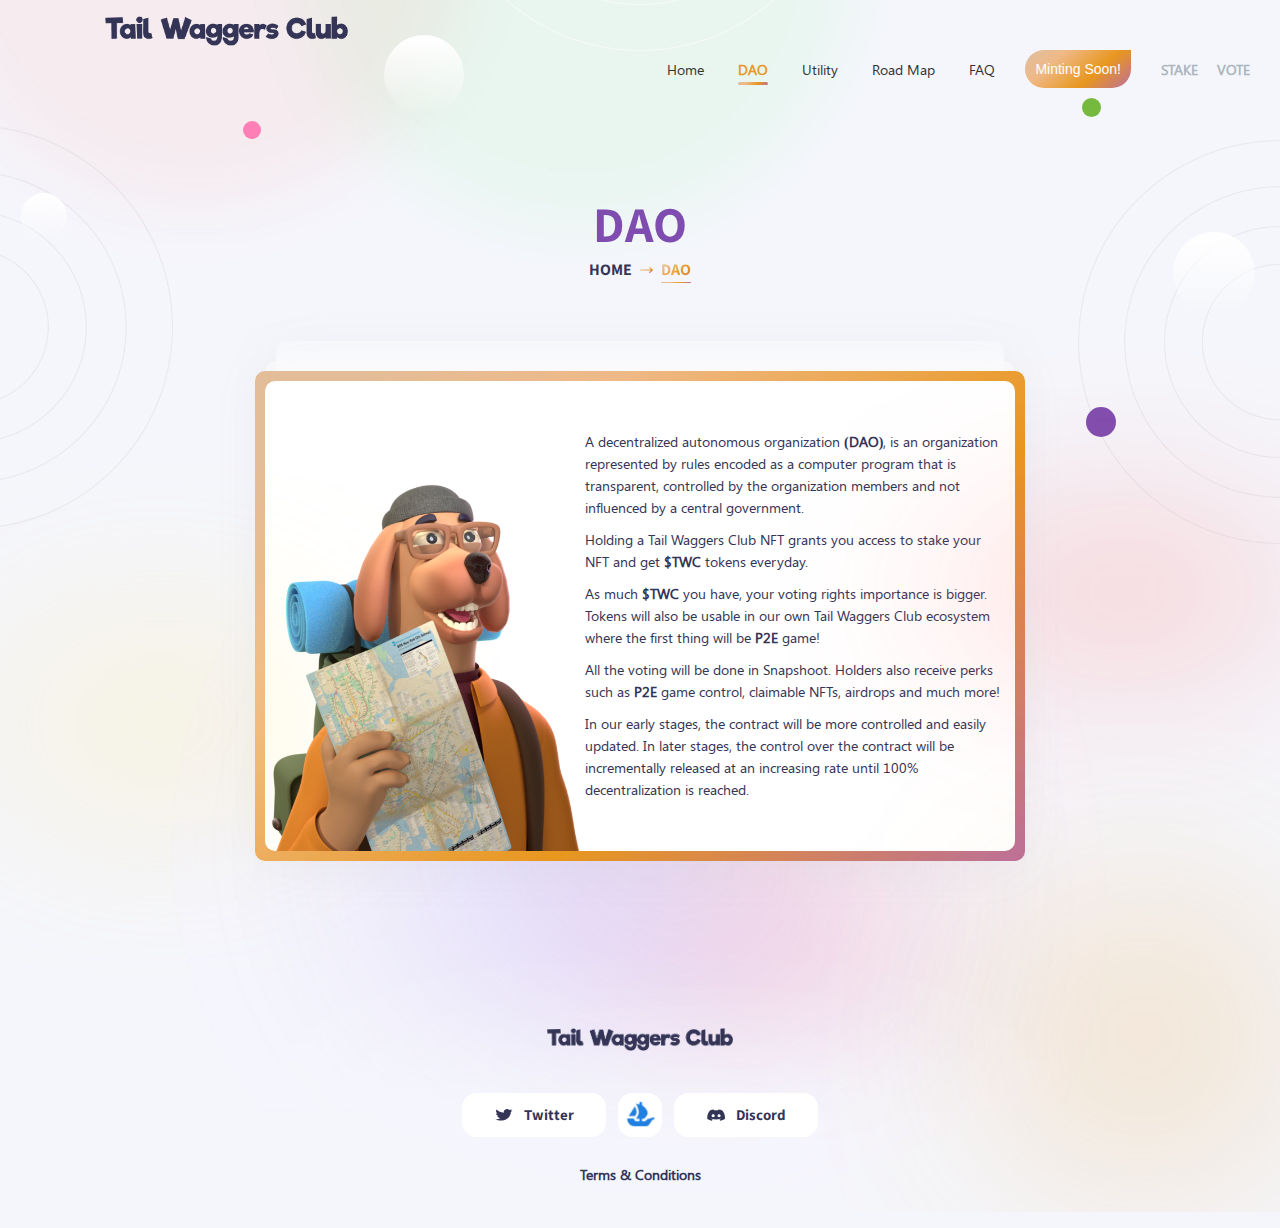
<file: DAO.html>
<!DOCTYPE HTML>
<html lang="zxx">
	<head>
		<meta charset="UTF-8">
	    <meta name="viewport" content="width=device-width, initial-scale=1">
		<title>Tail Waggers Club</title>
		<!-- Font family -->
		<link href="https://fonts.googleapis.com/css2?family=Assistant:wght@200;300;400;600;700;800&display=swap" rel="stylesheet">
		<!-- FONT AWESOME -->
		<link rel="stylesheet" href="https://use.fontawesome.com/releases/v5.8.2/css/all.css" integrity="sha384-oS3vJWv+0UjzBfQzYUhtDYW+Pj2yciDJxpsK1OYPAYjqT085Qq/1cq5FLXAZQ7Ay" crossorigin="anonymous">
		<!-- Bootstrap 5 -->
		<link href="https://cdn.jsdelivr.net/npm/bootstrap@5.0.2/dist/css/bootstrap.min.css" rel="stylesheet" integrity="sha384-EVSTQN3/azprG1Anm3QDgpJLIm9Nao0Yz1ztcQTwFspd3yD65VohhpuuCOmLASjC" crossorigin="anonymous">
		<!-- COMMON CSS -->
		<link rel="stylesheet" href="assets/css/common.css" />
		<!-- STYLE CSS -->
		<link rel="stylesheet" href="assets/css/main.css" />
		<!-- RESPONSIVE CSS -->
		<link rel="stylesheet" href="assets/css/responsive.css" />
		
				<link rel="apple-touch-icon" sizes="180x180" href="/apple-touch-icon.png">
<link rel="icon" type="image/png" sizes="32x32" href="/favicon-32x32.png">
<link rel="icon" type="image/png" sizes="16x16" href="/favicon-16x16.png">
<link rel="manifest" href="/site.webmanifest">

<meta property="og:url"                content="https://tailwaggersclub.io/" />
<meta property="og:type"               content="article" />
<meta property="og:title"              content="Tail Waggers Club" />
<meta property="og:description"        content="This is not a project where the tail is wagging the dog. Be in charge of your NFT future, make your own decisions!" />
<meta property="og:image"              content="https://tailwaggersclub.io/fb_image.png" />
		
	</head>
	<body>
		<div id="main-wrapper">
			<!-- Bg effect -->
			<img class="_borderLeft" src="assets/img/borderLeft.png" alt="" title="">
			<img class="_borderTop" src="assets/img/borderTop.png" alt="" title="">
			<img class="_borderRight" src="assets/img/borderRgiht.png" alt="" title="">
			<div class="_bg_div_one"></div>
			<div class="_bg_div_two"></div>
			<div class="_bg_div_seven"></div>
			<div class="_bg_div_four"></div>
			<div class="_bg_div_five"></div>
			<div class="_bg_div_six"></div>
			<!-- Bg effect -->

			<!-- Menu -->
			<div class="_1menu">
				<div class="_1menu_con">
					<div class="row align-items-center">
						<div class="col-auto col-md-4 col-lg-4">
							<a class="_1menu_logo" href="https://tailwaggersclub.io/">
								<img class="_1menu_logo_img" src="assets/img/logo.png" alt="" title="">
							</a>
						</div>

						<div class="col col-md-8 col-lg-8">
							<div class="_1menu_right">
								<ul class="_1menu_list">
									<li>
										<a href="index.html">Home</a>
									</li>
									<li class="_active">
										<a href="DAO.html">DAO</a>
									</li>
									<li>
										<a href="utility.html">Utility</a>
									</li>
									<li>
										<a href="roadMap.html">Road Map</a>
									</li>
									<li>
										<a href="faq.html">FAQ</a>
									</li>
								</ul>

								<div class="_1menu_right_button">
									<button class="_1btn" type="button">Minting Soon!</button>
									<ul class="_1menu_vote">
										<li>
											<a href="">STAKE</a>
										</li>
										<li>
											<a href="">VOTE</a>
										</li>
									</ul>
								</div>

								<div class="_1menu_button_open">
									<i class="fas fa-bars _icon_open"></i>
								</div>
							</div>
						</div>
					</div>
				</div>
			</div>
			<!-- Menu -->

			<!-- Mobile menu -->
			<div class="_mob_menu">
				<div class="_mob_menu_con">
					<ul class="_1menu_list">
						<li>
							<a href="index.html">Home</a>
						</li>
						<li class="_active">
							<a href="DAO.html">DAO</a>
						</li>
						<li>
							<a href="utility.html">Utility</a>
						</li>
						<li>
							<a href="roadMap.html">Road Map</a>
						</li>
						<li>
							<a href="faq.html">FAQ</a>
						</li>
					</ul>

					<ul class="_1menu_vote">
						<li>
							<a href="">STAKE</a>
						</li>
						<li>
							<a href="">VOTE</a>
						</li>

						<li>
							<button class="_1btn" type="button">Minting Soon!</button>
						</li>
					</ul>
				</div>

				<p class="_mob_menu_close _icon_close"><i class="fas fa-times"></i></p>
			</div>
			<!-- Mobile menu -->
			
			<div class="_1content">
				<!-- Banner -->
				<div class="_2banner">
					<div class="container">
						<div class="_2banner_con">
							<h1 class="_2banner_title">DAO</h1>
							<ul class="_2banner_nav">
								<li>
									<a class="_2banner_nav_text" href="">HOME</a>
								</li>
								<li>
									<img src="assets/img/next.svg" alt="" title="">
								</li>
								<li class="_active">
									<p class="_2banner_nav_text">DAO</p>
								</li>
							</ul>
						</div>
					</div>
				</div>
				<!-- Banner -->

				<!-- Card -->
				<div class="_dao_card_all">
					<div class="container">
						<div class="_dao_card">
							<div class="_dao_card_main">
								<div class="_dao_card_con">
									<p class="_dao_card_text">
										A decentralized autonomous organization <strong>(DAO)</strong>, is an organization represented by rules encoded as a computer program that is transparent, controlled by the organization members and not influenced by a central government.
									</p>
	
									<p class="_dao_card_text">
										Holding a Tail Waggers Club NFT grants you access to stake your NFT and get <strong>$TWC</strong> tokens everyday.
									</p>

									<p class="_dao_card_text">
										As much <strong>$TWC</strong> you have, your voting rights importance is bigger. Tokens will also be usable in our own Tail Waggers Club ecosystem where the first thing will be <strong>P2E</strong> game! 
									</p>

									<p class="_dao_card_text">
										All the voting will be done in Snapshoot. Holders also receive perks such as <strong>P2E</strong> game control, claimable NFTs, airdrops and much more!
									</p>

									<p class="_dao_card_text">
										In our early stages, the contract will be more controlled and easily updated. In later stages, the control over the contract will be incrementally released at an increasing rate until 100% decentralization is reached.
									</p>
								</div>
							</div>

							<div class="_dao_card_layout"></div>
						</div>
					</div>

					<img class="_dao_bg_effect_one" src="assets/img/Ellipse17.png" alt="" title="">
					<img class="_dao_bg_effect_two" src="assets/img/Ellipse15.png" alt="" title="">
				</div>
				<!-- Card -->

				<!-- Footer -->
				<div class="_1footer">
					<div class="container">
						<div class="_1footer_con">
							<a href="index.html" class="_1footer_logo">
								<img class="_1footer_logo_img" src="assets/img/logo.png" alt="" title="">
							</a>
							
							<ul class="_1footer_card">
								<li>
									<a href="https://twitter.com/tailwaggersnft">
										<img src="assets/img/twitter.svg" alt="" title="">
										<span>Twitter</span>
									</a>
								</li>
								<li>
									<a class="footer_logo" href="https://twitter.com/tailwaggersnft">
										<img src="assets/img/ship.jpg" alt="" title="">
									</a>
								</li>
								<li>
									<a href="https://discord.gg/AQJUQmV3Ep">
										<img src="assets/img/discord.svg" alt="" title="">
										<span>Discord</span>
									</a>
								</li>
							</ul>

							<p class="_1footer_terms"> <a href="terms.html">Terms & Conditions</a> </p>
						</div>
					</div>

					<img class="_1footer_bg_effect" src="assets/img/footerBg.png" alt="" title="">
					<!-- <img class="_1footer_bg_man" src="assets/img/fotterMan.png" alt="" title=""> -->
				</div>
				<!-- Footer -->
            </div>
		</div>

		<script
		src="https://code.jquery.com/jquery-3.6.0.min.js"
		integrity="sha256-/xUj+3OJU5yExlq6GSYGSHk7tPXikynS7ogEvDej/m4="
		crossorigin="anonymous"></script>
		<script src="assets/js/main.js"></script>
	</body>
</html>
</file>
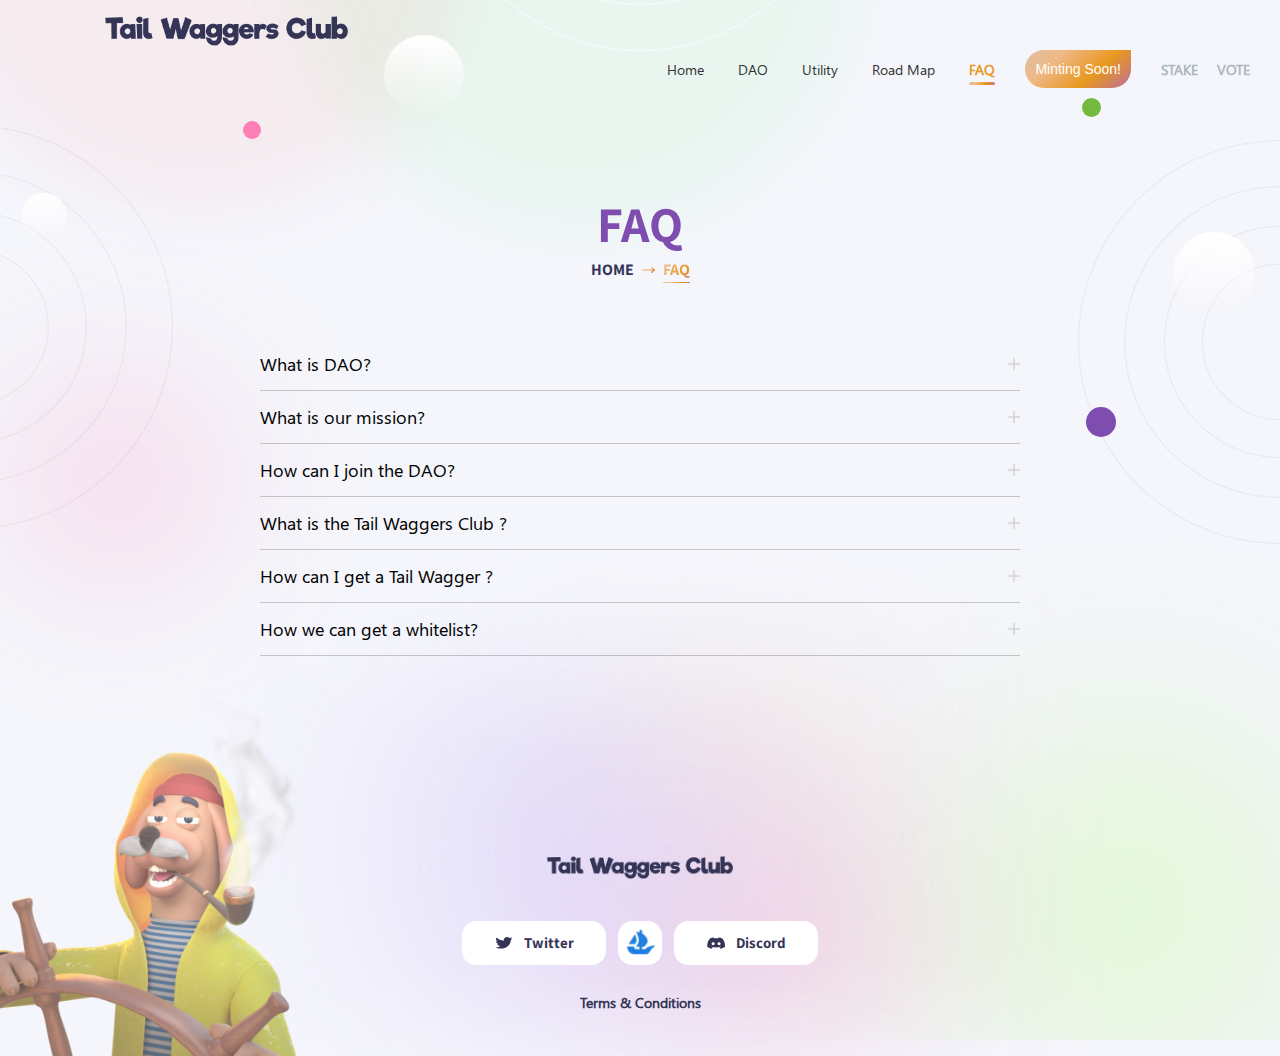
<file: faq.html>
<!DOCTYPE HTML>
<html lang="zxx">
	<head>
		<meta charset="UTF-8">
	    <meta name="viewport" content="width=device-width, initial-scale=1">
		<title>Tail Waggers Club</title>
		<!-- Font family -->
		<link href="https://fonts.googleapis.com/css2?family=Assistant:wght@200;300;400;600;700;800&display=swap" rel="stylesheet">
		<!-- FONT AWESOME -->
		<link rel="stylesheet" href="https://use.fontawesome.com/releases/v5.8.2/css/all.css" integrity="sha384-oS3vJWv+0UjzBfQzYUhtDYW+Pj2yciDJxpsK1OYPAYjqT085Qq/1cq5FLXAZQ7Ay" crossorigin="anonymous">
		<!-- Bootstrap 5 -->
		<link href="https://cdn.jsdelivr.net/npm/bootstrap@5.0.2/dist/css/bootstrap.min.css" rel="stylesheet" integrity="sha384-EVSTQN3/azprG1Anm3QDgpJLIm9Nao0Yz1ztcQTwFspd3yD65VohhpuuCOmLASjC" crossorigin="anonymous">
		<!-- COMMON CSS -->
		<link rel="stylesheet" href="assets/css/common.css" />
		<!-- STYLE CSS -->
		<link rel="stylesheet" href="assets/css/main.css" />
		<!-- RESPONSIVE CSS -->
		<link rel="stylesheet" href="assets/css/responsive.css" />
		
	</head>
	<body>
		<div id="main-wrapper">
			<!-- Bg effect -->
			<img class="_borderLeft" src="assets/img/borderLeft.png" alt="" title="">
			<img class="_borderTop" src="assets/img/borderTop.png" alt="" title="">
			<img class="_borderRight" src="assets/img/borderRgiht.png" alt="" title="">
			<div class="_bg_div_one"></div>
			<div class="_bg_div_two"></div>
			<div class="_bg_div_seven"></div>
			<div class="_bg_div_four"></div>
			<div class="_bg_div_five"></div>
			<div class="_bg_div_six"></div>
			<!-- Bg effect -->

			<!-- Menu -->
			<div class="_1menu">
				<div class="_1menu_con">
					<div class="row align-items-center">
						<div class="col-auto col-md-4 col-lg-4">
							<a class="_1menu_logo" href="https://tailwaggersclub.io/">
								<img class="_1menu_logo_img" src="assets/img/logo.png" alt="" title="">
							</a>
						</div>

						<div class="col col-md-8 col-lg-8">
							<div class="_1menu_right">
								<ul class="_1menu_list">
									<li>
										<a href="index.html">Home</a>
									</li>
									<li>
										<a href="DAO.html">DAO</a>
									</li>
									<li>
										<a href="utility.html">Utility</a>
									</li>
									<li>
										<a href="roadMap.html">Road Map</a>
									</li>
									<li class="_active">
										<a href="faq.html">FAQ</a>
									</li>
								</ul>

								<div class="_1menu_right_button">
									<button class="_1btn" type="button">Minting Soon!</button>
									<ul class="_1menu_vote">
										<li>
											<a href="">STAKE</a>
										</li>
										<li>
											<a href="">VOTE</a>
										</li>
									</ul>
								</div>

								<div class="_1menu_button_open">
									<i class="fas fa-bars _icon_open"></i>
								</div>
							</div>
						</div>
					</div>
				</div>
			</div>
			<!-- Menu -->

			<!-- Mobile menu -->
			<div class="_mob_menu">
				<div class="_mob_menu_con">
					<ul class="_1menu_list">
						<li>
							<a href="index.html">Home</a>
						</li>
						<li>
							<a href="DAO.html">DAO</a>
						</li>
						<li>
							<a href="utility.html">Utility</a>
						</li>
						<li>
							<a href="roadMap.html">Road Map</a>
						</li>
						<li class="_active">
							<a href="faq.html">FAQ</a>
						</li>
					</ul>

					<ul class="_1menu_vote">
						<li>
							<a href="">STAKE</a>
						</li>
						<li>
							<a href="">VOTE</a>
						</li>

						<li>
							<button class="_1btn" type="button">Minting Soon!</button>
						</li>
					</ul>
				</div>

				<p class="_mob_menu_close _icon_close"><i class="fas fa-times"></i></p>
			</div>
			<!-- Mobile menu -->
			
			<div class="_1content">
				<!-- Banner -->
				<div class="_2banner">
					<div class="container">
						<div class="_2banner_con">
							<h1 class="_2banner_title">FAQ</h1>
							<ul class="_2banner_nav">
								<li>
									<a class="_2banner_nav_text" href="index.html">HOME</a>
								</li>
								<li>
									<img src="assets/img/next.svg" alt="" title="">
								</li>
								<li class="_active">
									<p class="_2banner_nav_text">FAQ</p>
								</li>
							</ul>
						</div>
					</div>
				</div>
				<!-- Banner -->

				<!-- Road map -->
				<div class="_faq">
					<div class="container">
						<div class="_faq_main">
							<!-- Items -->
							<ul class="accordion">
								<li class="accordion-chevron">
									<p class="accordion-toggle _faq_title">
										What is DAO?
										<img class="_plus" src="assets/img/plus.png" alt="" title="">
										<img class="_minus" src="assets/img/minus.png" alt="" title="">
									</p>
									<div class="accordion-inner">
										<p class="_faq_text">
											A decentralized autonomous organization (DAO), is an organization represented by rules encoded as a computer program that is transparent, controlled by the organization members, and not influenced by a central government. 
										</p>
									</div>
								</li>
								<li class="accordion-chevron">
									<p class="accordion-toggle _faq_title">
										What is our mission?
										<img class="_plus" src="assets/img/plus.png" alt="" title="">
										<img class="_minus" src="assets/img/minus.png" alt="" title="">
									</p>
									<div class="accordion-inner">
										<p class="_faq_text">
											The Tail Waggers Club was born after we saw a lot of failed NFT projects where community members didn’t have any influence on the decision making. Our mission is to create a motivated, NFT loving DAO community. TWC is for people who want to be a part of a project that is focused on becoming a big player in the metaverse space and build a strong community.
										</p>
									</div>
								</li>
								<li class="accordion-chevron">
									<p class="accordion-toggle _faq_title">
										How can I join the DAO?
										<img class="_plus" src="assets/img/plus.png" alt="" title="">
										<img class="_minus" src="assets/img/minus.png" alt="" title="">
									</p>
									<div class="accordion-inner">
										<p class="_faq_text">
											To enter the DAO you must hold at least one $TWC token in your wallet. You will be able found that on DEX or get Tail Waggers Club NFT’s and stake it!
										</p>
									</div>
								</li>
								<li class="accordion-chevron">
									<p class="accordion-toggle _faq_title">
										What is the Tail Waggers Club ?
										<img class="_plus" src="assets/img/plus.png" alt="" title="">
										<img class="_minus" src="assets/img/minus.png" alt="" title="">
									</p>
									<div class="accordion-inner">
										<p class="_faq_text">
											The Tail Waggers Club is a collection of 5555 Tail Waggers NFTs unique digital collectibles living on the ETH blockchain. Holding a Tail Waggers Club NFT grants you access to stake it and earn $TWC. That will let you be Tail Waggers Club DAO community member!All the voting will be made in Snapshoot system. Holders also receive perks such as P2E game control, claimable NFTs, airdrops and much more! 
										</p>
									</div>
								</li>
								<li class="accordion-chevron">
									<p class="accordion-toggle _faq_title">
										How can I get a Tail Wagger ? 
										<img class="_plus" src="assets/img/plus.png" alt="" title="">
										<img class="_minus" src="assets/img/minus.png" alt="" title="">
									</p>
									<div class="accordion-inner">
										<p class="_faq_text">
											Some of NFT’s will be sold for whitelist people, so try to get it.
Others will be available for purchase on our website through an initial sale. At the time of purchase, a randomly selected Tail Wagger will be minted on the blockchain & delivered to your wallet & Opensea/Looks rare account.
										</p>
									</div>
								</li>
								<li class="accordion-chevron">
									<p class="accordion-toggle _faq_title">
										How we can get a whitelist?
										<img class="_plus" src="assets/img/plus.png" alt="" title="">
										<img class="_minus" src="assets/img/minus.png" alt="" title="">
									</p>
									<div class="accordion-inner">
										<p class="_faq_text">
											Follow us on Twitter or attempt to join our Discord and seek announcements. 
										</p>
									</div>
								</li>
							  </ul>
							<!-- Items -->
						</div>
					</div>

					<img class="_roadMap_timeline_bg_effectTwo" src="assets/img/Ellipse14.png" alt="" title="">
				</div>
				<!-- Road map -->

				<!-- Footer -->
				<div class="_1footer">
					<div class="container">
						<div class="_1footer_con">
							<a href="index.html" class="_1footer_logo">
								<img class="_1footer_logo_img" src="assets/img/logo.png" alt="" title="">
							</a>
							
							<ul class="_1footer_card">
								<li>
									<a href="">
										<img src="assets/img/twitter.svg" alt="" title="">
										<span>Twitter</span>
									</a>
								</li>
								<li>
									<a class="footer_logo" href="https://twitter.com/tailwaggersnft">
										<img src="assets/img/ship.jpg" alt="" title="">
									</a>
								</li>
								<li>
									<a href="">
										<img src="assets/img/discord.svg" alt="" title="">
										<span>Discord</span>
									</a>
								</li>
							</ul>

							<p class="_1footer_terms"><a href="terms.html">Terms & Conditions</a> </p>
						</div>
					</div>

					<img class="_1footer_bg_effect_two" src="assets/img/Ellipse19.png" alt="" title="">
					<img class="_1footer_bg_road" src="assets/img/roadMap.png" alt="" title="">
				</div>
				<!-- Footer -->
            </div>
		</div>

		<script
		src="https://code.jquery.com/jquery-3.6.0.min.js"
		integrity="sha256-/xUj+3OJU5yExlq6GSYGSHk7tPXikynS7ogEvDej/m4="
		crossorigin="anonymous"></script>
		<script src="assets/js/main.js"></script>
	</body>
</html>
</file>
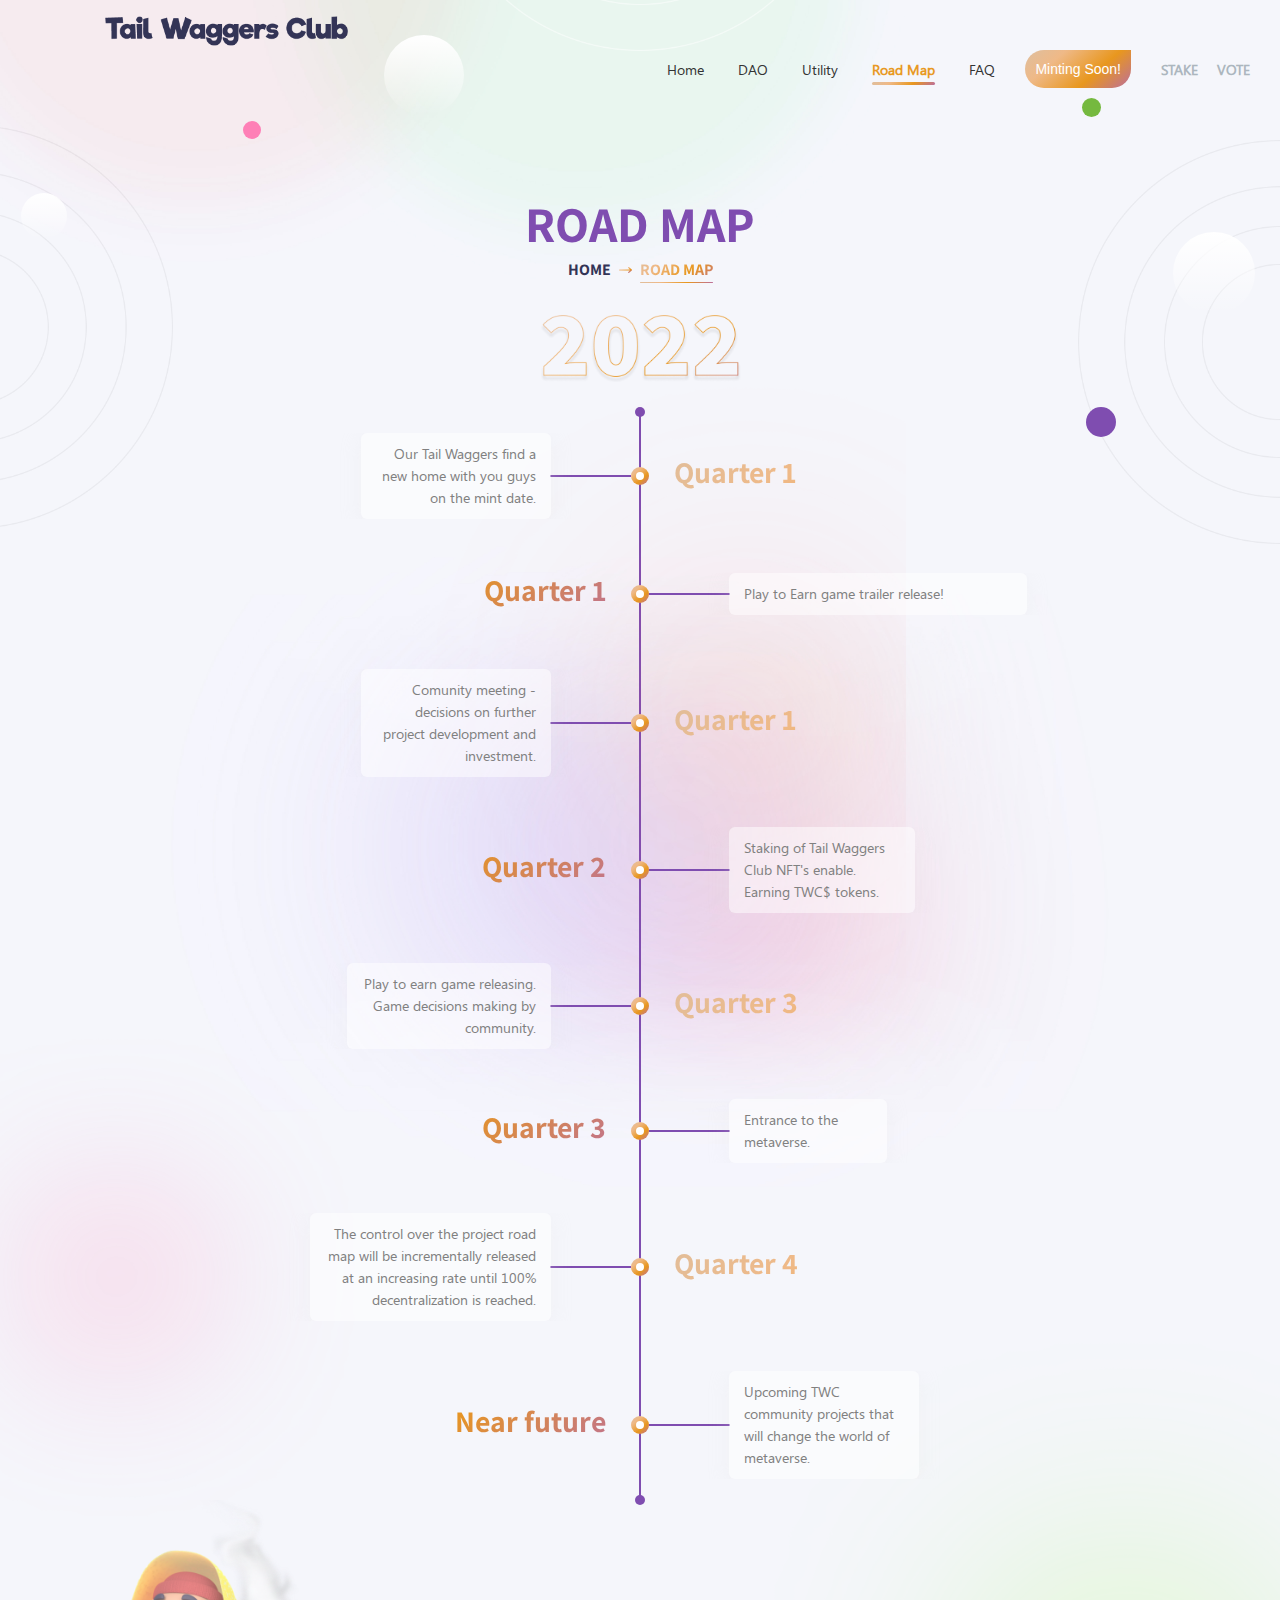
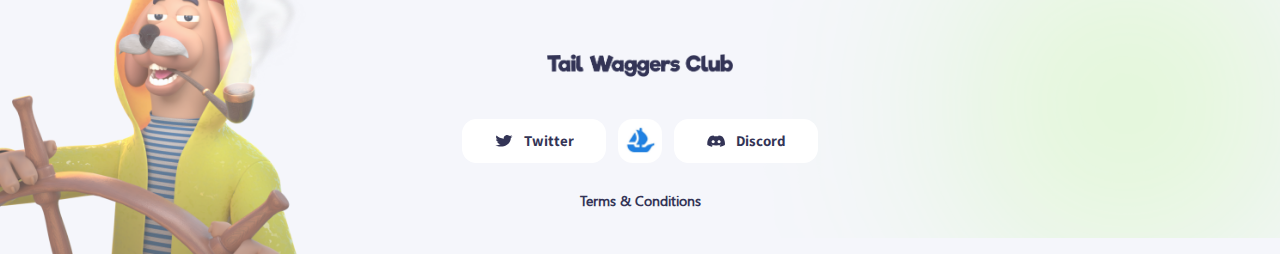
<file: roadMap.html>
<!DOCTYPE HTML>
<html lang="zxx">
	<head>
		<meta charset="UTF-8">
	    <meta name="viewport" content="width=device-width, initial-scale=1">
		<title>Tail Waggers Club</title>
		<!-- Font family -->
		<link href="https://fonts.googleapis.com/css2?family=Assistant:wght@200;300;400;600;700;800&display=swap" rel="stylesheet">
		<!-- FONT AWESOME -->
		<link rel="stylesheet" href="https://use.fontawesome.com/releases/v5.8.2/css/all.css" integrity="sha384-oS3vJWv+0UjzBfQzYUhtDYW+Pj2yciDJxpsK1OYPAYjqT085Qq/1cq5FLXAZQ7Ay" crossorigin="anonymous">
		<!-- Bootstrap 5 -->
		<link href="https://cdn.jsdelivr.net/npm/bootstrap@5.0.2/dist/css/bootstrap.min.css" rel="stylesheet" integrity="sha384-EVSTQN3/azprG1Anm3QDgpJLIm9Nao0Yz1ztcQTwFspd3yD65VohhpuuCOmLASjC" crossorigin="anonymous">
		<!-- COMMON CSS -->
		<link rel="stylesheet" href="assets/css/common.css" />
		<!-- STYLE CSS -->
		<link rel="stylesheet" href="assets/css/main.css" />
		<!-- RESPONSIVE CSS -->
		<link rel="stylesheet" href="assets/css/responsive.css" />
		
				<link rel="apple-touch-icon" sizes="180x180" href="/apple-touch-icon.png">
<link rel="icon" type="image/png" sizes="32x32" href="/favicon-32x32.png">
<link rel="icon" type="image/png" sizes="16x16" href="/favicon-16x16.png">
<link rel="manifest" href="/site.webmanifest">

<meta property="og:url"                content="https://tailwaggersclub.io/" />
<meta property="og:type"               content="article" />
<meta property="og:title"              content="Tail Waggers Club" />
<meta property="og:description"        content="This is not a project where the tail is wagging the dog. Be in charge of your NFT future, make your own decisions!" />
<meta property="og:image"              content="https://tailwaggersclub.io/fb_image.png" />
		
	</head>
	<body>
		<div id="main-wrapper">
			<!-- Bg effect -->
			<img class="_borderLeft" src="assets/img/borderLeft.png" alt="" title="">
			<img class="_borderTop" src="assets/img/borderTop.png" alt="" title="">
			<img class="_borderRight" src="assets/img/borderRgiht.png" alt="" title="">
			<div class="_bg_div_one"></div>
			<div class="_bg_div_two"></div>
			<div class="_bg_div_seven"></div>
			<div class="_bg_div_four"></div>
			<div class="_bg_div_five"></div>
			<div class="_bg_div_six"></div>
			<!-- Bg effect -->

			<!-- Menu -->
			<div class="_1menu">
				<div class="_1menu_con">
					<div class="row align-items-center">
						<div class="col-auto col-md-4 col-lg-4">
							<a class="_1menu_logo" href="https://tailwaggersclub.io/">
								<img class="_1menu_logo_img" src="assets/img/logo.png" alt="" title="">
							</a>
						</div>

						<div class="col col-md-8 col-lg-8">
							<div class="_1menu_right">
								<ul class="_1menu_list">
									<li>
										<a href="index.html">Home</a>
									</li>
									<li>
										<a href="DAO.html">DAO</a>
									</li>
									<li>
										<a href="utility.html">Utility</a>
									</li>
									<li class="_active">
										<a href="roadMap.html">Road Map</a>
									</li>
									<li>
										<a href="faq.html">FAQ</a>
									</li>
								</ul>

								<div class="_1menu_right_button">
									<button class="_1btn" type="button">Minting Soon!</button>
									<ul class="_1menu_vote">
										<li>
											<a href="">STAKE</a>
										</li>
										<li>
											<a href="">VOTE</a>
										</li>
									</ul>
								</div>

								<div class="_1menu_button_open">
									<i class="fas fa-bars _icon_open"></i>
								</div>
							</div>
						</div>
					</div>
				</div>
			</div>
			<!-- Menu -->

			<!-- Mobile menu -->
			<div class="_mob_menu">
				<div class="_mob_menu_con">
					<ul class="_1menu_list">
						<li>
							<a href="index.html">Home</a>
						</li>
						<li>
							<a href="DAO.html">DAO</a>
						</li>
						<li>
							<a href="utility.html">Utility</a>
						</li>
						<li class="_active">
							<a href="roadMap.html">Road Map</a>
						</li>
						<li>
							<a href="faq.html">FAQ</a>
						</li>
					</ul>

					<ul class="_1menu_vote">
						<li>
							<a href="">STAKE</a>
						</li>
						<li>
							<a href="">VOTE</a>
						</li>

						<li>
							<button class="_1btn" type="button">Minting Soon!</button>
						</li>
					</ul>
				</div>

				<p class="_mob_menu_close _icon_close"><i class="fas fa-times"></i></p>
			</div>
			<!-- Mobile menu -->
			
			<div class="_1content">
				<!-- Banner -->
				<div class="_2banner">
					<div class="container">
						<div class="_2banner_con">
							<h1 class="_2banner_title">ROAD MAP</h1>
							<ul class="_2banner_nav">
								<li>
									<a class="_2banner_nav_text" href="index.html">HOME</a>
								</li>
								<li>
									<img src="assets/img/next.svg" alt="" title="">
								</li>
								<li class="_active">
									<p class="_2banner_nav_text">ROAD MAP</p>
								</li>
							</ul>
						</div>
					</div>
				</div>
				<!-- Banner -->

				<!-- Road map -->
				<div class="_roadMap_all">
					<div class="container">
						<img class="_roadMap_title" src="assets/img/2022.png" alt="" title="">

						<div class="_roadMap_timeline">
							<!-- Item -->
							<div class="_roadMap_timeline_item">
								<div class="_roadMap_timeline_details">
									<p class="_roadMap_timeline_text">
										Our Tail Waggers find a new home with you guys on the mint date. 

										<span class="_roadMap_timeline_mobTitle">Q1</span>
									</p>
								</div>

								<div class="_roadMap_timeline_point"></div>

								<div class="_roadMap_timeline_title_main">
									<h1 class="_roadMap_timeline_title">Quarter 1</h1>
								</div>
							</div>
							<!-- Item -->
							<!-- Item -->
							<div class="_roadMap_timeline_item">
								<div class="_roadMap_timeline_details">
									<p class="_roadMap_timeline_text">
										Play to Earn game trailer release!
										<span class="_roadMap_timeline_mobTitle">Q1</span>
									</p>
								</div>

								<div class="_roadMap_timeline_point"></div>

								<div class="_roadMap_timeline_title_main">
									<h1 class="_roadMap_timeline_title">Quarter 1</h1>
								</div>
							</div>
							<!-- Item -->
							<!-- Item -->
							<div class="_roadMap_timeline_item">
								<div class="_roadMap_timeline_details">
									<p class="_roadMap_timeline_text">
										Comunity meeting - decisions on further project development and investment.
										<span class="_roadMap_timeline_mobTitle">Q1</span>
									</p>
								</div>

								<div class="_roadMap_timeline_point"></div>

								<div class="_roadMap_timeline_title_main">
									<h1 class="_roadMap_timeline_title">Quarter 1</h1>
								</div>
							</div>
							<!-- Item -->
							<!-- Item -->
							<div class="_roadMap_timeline_item">
								<div class="_roadMap_timeline_details">
									<p class="_roadMap_timeline_text">
										Staking of Tail Waggers Club NFT's enable. Earning TWC$ tokens.  
										<span class="_roadMap_timeline_mobTitle">Q2</span>
									</p>
								</div>

								<div class="_roadMap_timeline_point"></div>

								<div class="_roadMap_timeline_title_main">
									<h1 class="_roadMap_timeline_title">Quarter 2</h1>
								</div>
							</div>
							<!-- Item -->
							<!-- Item -->
							<div class="_roadMap_timeline_item">
								<div class="_roadMap_timeline_details">
									<p class="_roadMap_timeline_text">
										Play to earn game releasing. Game decisions making by community. 
										<span class="_roadMap_timeline_mobTitle">Q3</span>
									</p>
								</div>

								<div class="_roadMap_timeline_point"></div>

								<div class="_roadMap_timeline_title_main">
									<h1 class="_roadMap_timeline_title">Quarter 3</h1>
								</div>
							</div>
							<!-- Item -->
							<!-- Item -->
							<div class="_roadMap_timeline_item">
								<div class="_roadMap_timeline_details">
									<p class="_roadMap_timeline_text">
										Entrance to the metaverse.

										<span class="_roadMap_timeline_mobTitle">Q3</span>
									</p>
								</div>

								<div class="_roadMap_timeline_point"></div>

								<div class="_roadMap_timeline_title_main">
									<h1 class="_roadMap_timeline_title">Quarter 3</h1>
								</div>
							</div>
							<!-- Item -->
							<!-- Item -->
							<div class="_roadMap_timeline_item">
								<div class="_roadMap_timeline_details">
									<p class="_roadMap_timeline_text">
										The control over the project road map will be incrementally released at an increasing rate until 100% decentralization is reached. 
										<span class="_roadMap_timeline_mobTitle">Q4</span> 
									</p>
								</div>

								<div class="_roadMap_timeline_point"></div>

								<div class="_roadMap_timeline_title_main">
									<h1 class="_roadMap_timeline_title">Quarter 4</h1>
								</div>
							</div>
							<!-- Item -->
							<!-- Item -->
                            <div class="_roadMap_timeline_item">
                                <div class="_roadMap_timeline_details">
                                    <p class="_roadMap_timeline_text">
                                        Upcoming TWC community projects that will change the world of metaverse. 

                                        <span class="_roadMap_timeline_mobTitle _one">Near</span>
                                        <span class="_roadMap_timeline_mobTitle _two">future</span>
                                    </p>
                                </div>

                                <div class="_roadMap_timeline_point"></div>

                                <div class="_roadMap_timeline_title_main">
                                    <h1 class="_roadMap_timeline_title">Near future</h1>
                                </div>
                            </div>
                            <!-- Item -->

							<div class="_roadMap_timeline_middle"></div>

							<img class="_roadMap_timeline_bg_effect" src="assets/img/Ellipse15.png" alt="" title="">
						</div>
					</div>
							<img class="_roadMap_timeline_bg_effectTwo" src="assets/img/Ellipse14.png" alt="" title="">
				</div>
				<!-- Road map -->

				<!-- Footer -->
				<div class="_1footer">
					<div class="container">
						<div class="_1footer_con">
							<a href="index.html" class="_1footer_logo">
								<img class="_1footer_logo_img" src="assets/img/logo.png" alt="" title="">
							</a>
							
							<ul class="_1footer_card">
								<li>
									<a href="https://twitter.com/tailwaggersnft">
										<img src="assets/img/twitter.svg" alt="" title="">
										<span>Twitter</span>
									</a>
								</li>
								<li>
									<a class="footer_logo" href="https://twitter.com/tailwaggersnft">
										<img src="assets/img/ship.jpg" alt="" title="">
									</a>
								</li>
								<li>
									<a href="https://discord.gg/AQJUQmV3Ep">
										<img src="assets/img/discord.svg" alt="" title="">
										<span>Discord</span>
									</a>
								</li>
							</ul>

							<p class="_1footer_terms"><a href="terms.html">Terms & Conditions</a> </p>
						</div>
					</div>

					<img class="_1footer_bg_effect_two" src="assets/img/Ellipse19.png" alt="" title="">
					<img class="_1footer_bg_road" src="assets/img/roadMap.png" alt="" title="">
				</div>
				<!-- Footer -->
            </div>
		</div>

		<script
		src="https://code.jquery.com/jquery-3.6.0.min.js"
		integrity="sha256-/xUj+3OJU5yExlq6GSYGSHk7tPXikynS7ogEvDej/m4="
		crossorigin="anonymous"></script>
		<script src="assets/js/main.js"></script>
	</body>
</html>
</file>
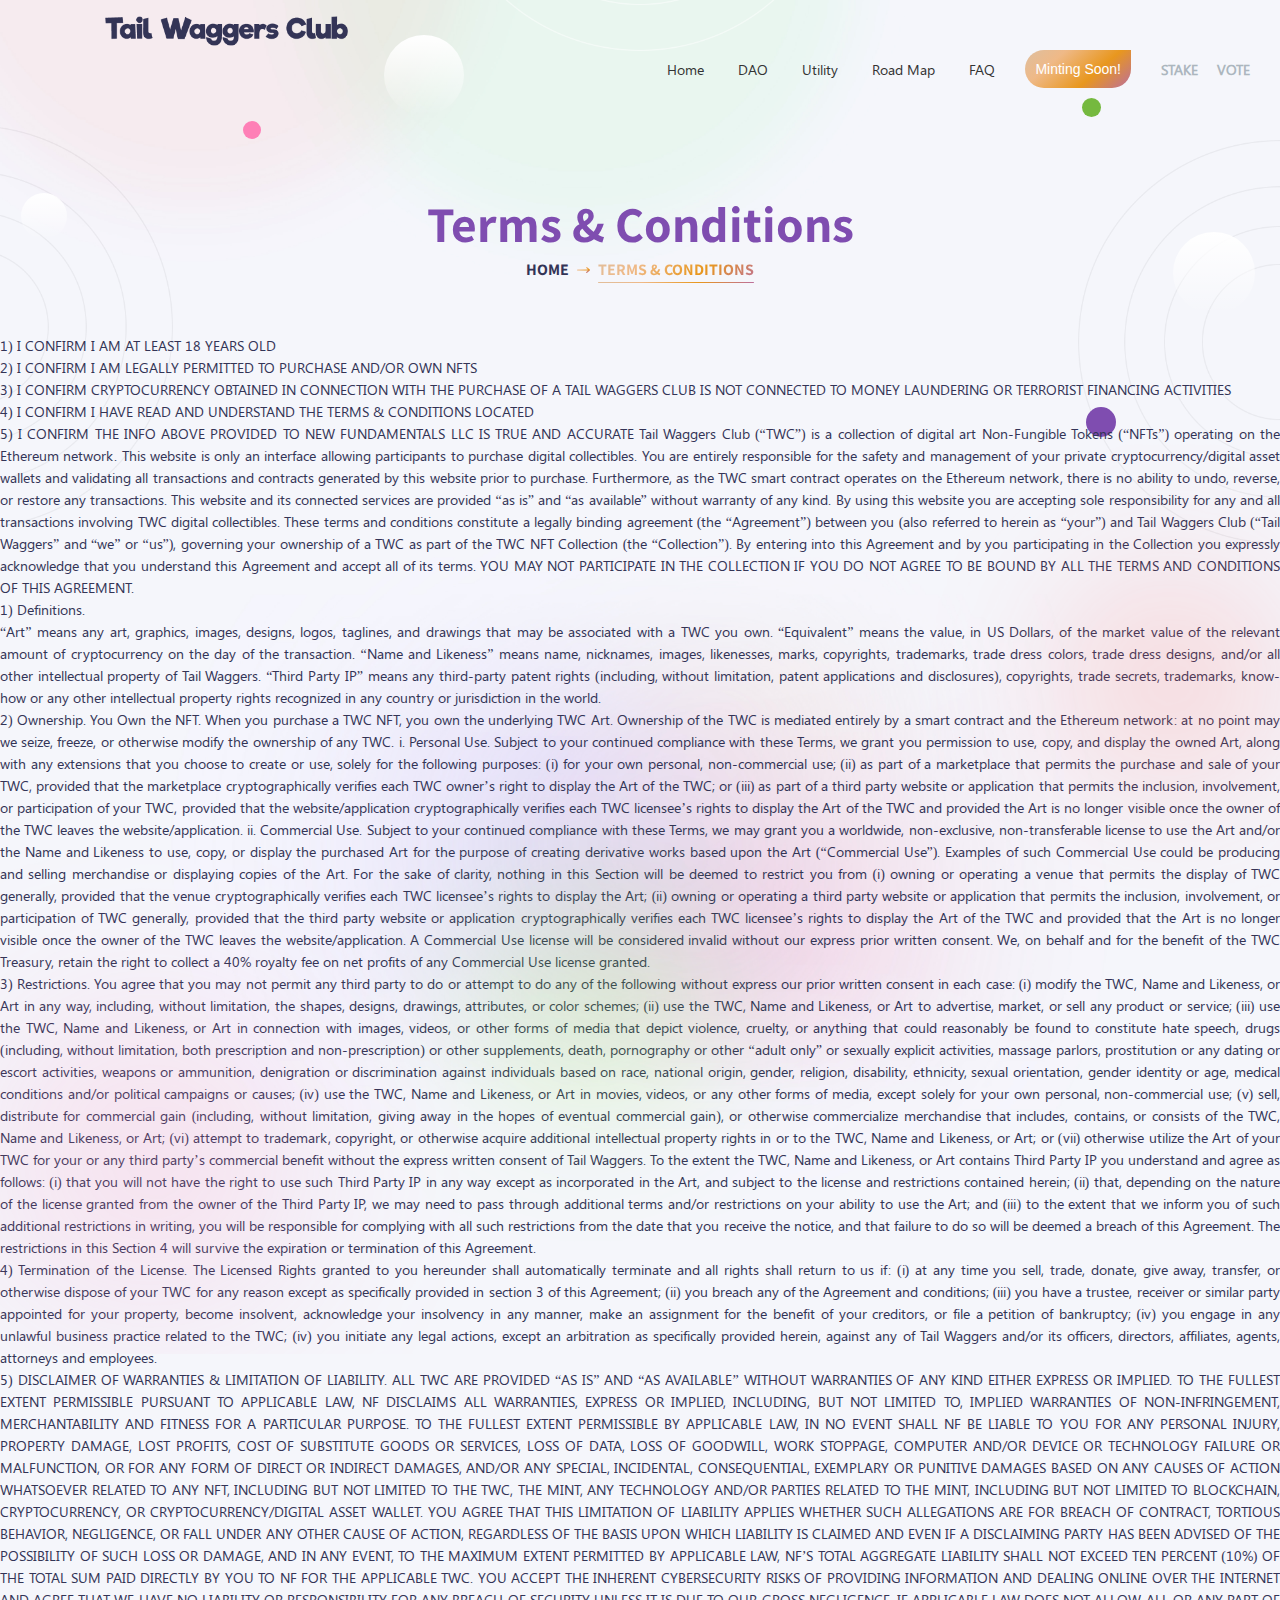
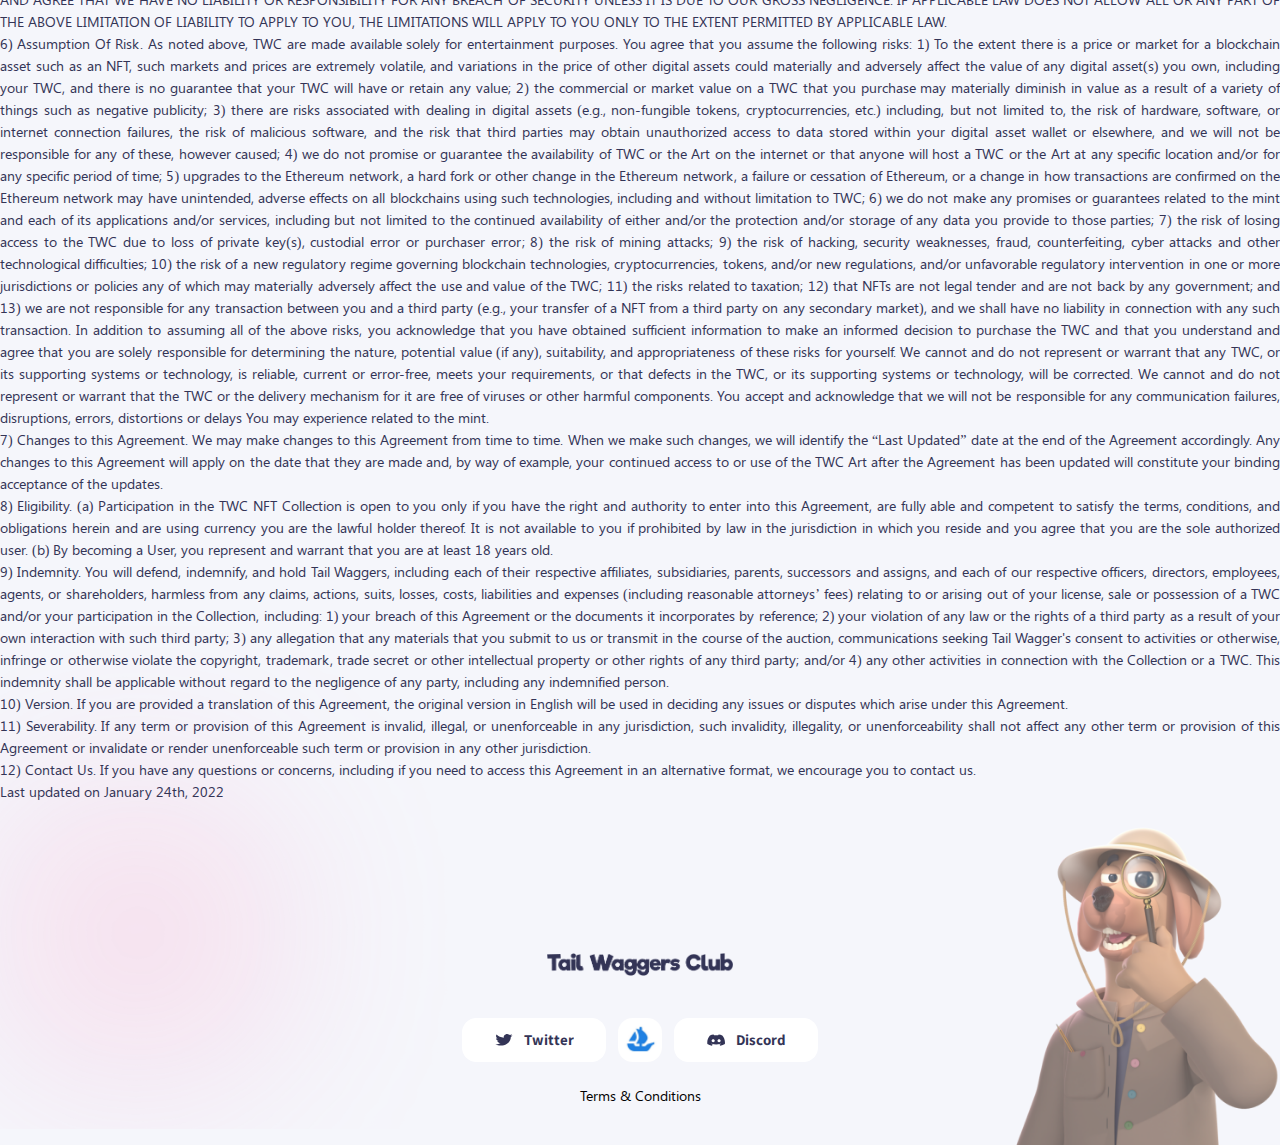
<file: terms.html>
<!DOCTYPE HTML>
<html lang="zxx">
	<head>
		<meta charset="UTF-8">
	    <meta name="viewport" content="width=device-width, initial-scale=1">
		<title>Tail Waggers Club</title>
		<!-- Font family -->
		<link href="https://fonts.googleapis.com/css2?family=Assistant:wght@200;300;400;600;700;800&display=swap" rel="stylesheet">
		<!-- FONT AWESOME -->
		<link rel="stylesheet" href="https://use.fontawesome.com/releases/v5.8.2/css/all.css" integrity="sha384-oS3vJWv+0UjzBfQzYUhtDYW+Pj2yciDJxpsK1OYPAYjqT085Qq/1cq5FLXAZQ7Ay" crossorigin="anonymous">
		<!-- Bootstrap 5 -->
		<link href="https://cdn.jsdelivr.net/npm/bootstrap@5.0.2/dist/css/bootstrap.min.css" rel="stylesheet" integrity="sha384-EVSTQN3/azprG1Anm3QDgpJLIm9Nao0Yz1ztcQTwFspd3yD65VohhpuuCOmLASjC" crossorigin="anonymous">
		<!-- COMMON CSS -->
		<link rel="stylesheet" href="assets/css/common.css" />
		<!-- STYLE CSS -->
		<link rel="stylesheet" href="assets/css/main.css" />
		<!-- RESPONSIVE CSS -->
		<link rel="stylesheet" href="assets/css/responsive.css" />
		
				<link rel="apple-touch-icon" sizes="180x180" href="/apple-touch-icon.png">
<link rel="icon" type="image/png" sizes="32x32" href="/favicon-32x32.png">
<link rel="icon" type="image/png" sizes="16x16" href="/favicon-16x16.png">
<link rel="manifest" href="/site.webmanifest">

<meta property="og:url"                content="https://tailwaggersclub.io/" />
<meta property="og:type"               content="article" />
<meta property="og:title"              content="Tail Waggers Club" />
<meta property="og:description"        content="This is not a project where the tail is wagging the dog. Be in charge of your NFT future, make your own decisions!" />
<meta property="og:image"              content="https://tailwaggersclub.io/fb_image.png" />
		
	</head>
	<body>
		<div id="main-wrapper">
			<!-- Bg effect -->
			<img class="_borderLeft" src="assets/img/borderLeft.png" alt="" title="">
			<img class="_borderTop" src="assets/img/borderTop.png" alt="" title="">
			<img class="_borderRight" src="assets/img/borderRgiht.png" alt="" title="">
			<div class="_bg_div_one"></div>
			<div class="_bg_div_two"></div>
			<div class="_bg_div_seven"></div>
			<div class="_bg_div_four"></div>
			<div class="_bg_div_five"></div>
			<div class="_bg_div_six"></div>
			<!-- Bg effect -->

			<!-- Menu -->
			<div class="_1menu">
				<div class="_1menu_con">
					<div class="row align-items-center">
						<div class="col-auto col-md-4 col-lg-4">
							<a class="_1menu_logo" href="https://tailwaggersclub.io/">
								<img class="_1menu_logo_img" src="assets/img/logo.png" alt="" title="">
							</a>
						</div>

						<div class="col col-md-8 col-lg-8">
							<div class="_1menu_right">
								<ul class="_1menu_list">
									<li>
										<a href="index.html">Home</a>
									</li>
									<li>
										<a href="DAO.html">DAO</a>
									</li>
									<li>
										<a href="utility.html">Utility</a>
									</li>
									<li>
										<a href="roadMap.html">Road Map</a>
									</li>
									<li>
										<a href="faq.html">FAQ</a>
									</li>
								</ul>

								<div class="_1menu_right_button">
									<button class="_1btn" type="button">Minting Soon!</button>
									<ul class="_1menu_vote">
										<li>
											<a href="">STAKE</a>
										</li>
										<li>
											<a href="">VOTE</a>
										</li>
									</ul>
								</div>

								<div class="_1menu_button_open">
									<i class="fas fa-bars _icon_open"></i>
								</div>
							</div>
						</div>
					</div>
				</div>
			</div>
			<!-- Menu -->

			<!-- Mobile menu -->
			<div class="_mob_menu">
				<div class="_mob_menu_con">
					<ul class="_1menu_list">
						<li>
							<a href="index.html">Home</a>
						</li>
						<li>
							<a href="DAO.html">DAO</a>
						</li>
						<li>
							<a href="utility.html">Utility</a>
						</li>
						<li>
							<a href="roadMap.html">Road Map</a>
						</li>
						<li>
							<a href="faq.html">FAQ</a>
						</li>
					</ul>

					<ul class="_1menu_vote">
						<li>
							<a href="">STAKE</a>
						</li>
						<li>
							<a href="">VOTE</a>
						</li>

						<li>
							<button class="_1btn" type="button">Minting Soon!</button>
						</li>
					</ul>
				</div>

				<p class="_mob_menu_close _icon_close"><i class="fas fa-times"></i></p>
			</div>
			<!-- Mobile menu -->
			
			<div class="_1content">
				<!-- Banner -->
				<div class="_2banner">
					<div class="container">
						<div class="_2banner_con">
							<h1 class="_2banner_title">Terms & Conditions</h1>
							<ul class="_2banner_nav">
								<li>
									<a class="_2banner_nav_text" href="index.html">HOME</a>
								</li>
								<li>
									<img src="assets/img/next.svg" alt="" title="">
								</li>
								<li class="_active">
									<p class="_2banner_nav_text">TERMS & CONDITIONS</p>
								</li>
							</ul>
						</div>
					</div>
				</div>
				<!-- Banner -->

				<!-- Terms -->
				<div class="_terms">
					<div class="container">
						<div class="_terms_con">
							<p class="_terms_text">
								1) I CONFIRM I AM AT LEAST 18 YEARS OLD	
							</p>
							
							<p class="_terms_text">
								2) I CONFIRM I AM LEGALLY PERMITTED TO PURCHASE AND/OR OWN NFTS	
							</p>
							<p class="_terms_text">	
								3) I CONFIRM CRYPTOCURRENCY OBTAINED IN CONNECTION WITH THE PURCHASE OF A TAIL WAGGERS CLUB IS NOT CONNECTED TO MONEY LAUNDERING OR TERRORIST FINANCING ACTIVITIES		
							</p>
							<p class="_terms_text">
								4) I CONFIRM I HAVE READ AND UNDERSTAND THE TERMS & CONDITIONS LOCATED		
							</p>
							<p class="_terms_text">
								5) I CONFIRM THE INFO ABOVE PROVIDED TO NEW FUNDAMENTALS LLC IS TRUE AND ACCURATE		
								Tail Waggers Club (“TWC”) is a collection of digital art Non-Fungible Tokens (“NFTs”) operating on the Ethereum network. This website is only an interface allowing participants to purchase digital collectibles. You are entirely responsible for the safety and management of your private cryptocurrency/digital asset wallets and validating all transactions and contracts generated by this website prior to purchase. Furthermore, as the TWC smart contract operates on the Ethereum network, there is no ability to undo, reverse, or restore any transactions.		
								This website and its connected services are provided “as is” and “as available” without warranty of any kind. By using this website you are accepting sole responsibility for any and all transactions involving TWC digital collectibles.		
								These terms and conditions constitute a legally binding agreement (the “Agreement”) between you (also referred to herein as “your”) and Tail Waggers Club (“Tail Waggers” and “we” or “us”), governing your ownership of a TWC as part of the TWC NFT Collection (the “Collection”).		
								By entering into this Agreement and by you participating in the Collection you expressly acknowledge that you understand this Agreement and accept all of its terms. YOU MAY NOT PARTICIPATE IN THE COLLECTION IF YOU DO NOT AGREE TO BE BOUND BY ALL THE TERMS AND CONDITIONS OF THIS AGREEMENT.		
							</p>

							<p class="_terms_text">
								1) Definitions.<br/>
								“Art” means any art, graphics, images, designs, logos, taglines, and drawings that may be associated with a TWC you own.		
								“Equivalent” means the value, in US Dollars, of the market value of the relevant amount of cryptocurrency on the day of the transaction.		
								“Name and Likeness” means name, nicknames, images, likenesses, marks, copyrights, trademarks, trade dress colors, trade dress designs, and/or all other intellectual property of Tail Waggers.		
								“Third Party IP” means any third-party patent rights (including, without limitation, patent applications and disclosures), copyrights, trade secrets, trademarks, know-how or any other intellectual property rights recognized in any country or jurisdiction in the world.		
							</p>

							<p class="_terms_text">
								2) Ownership. You Own the NFT. When you purchase a TWC NFT, you own the underlying TWC Art. Ownership of the TWC is mediated entirely by a smart contract and the Ethereum network: at no point may we seize, freeze, or otherwise modify the ownership of any TWC.		
								i. Personal Use. Subject to your continued compliance with these Terms, we grant you permission to use, copy, and display the owned Art, along with any extensions that you choose to create or use, solely for the following purposes: (i) for your own personal, non-commercial use; (ii) as part of a marketplace that permits the purchase and sale of your TWC, provided that the marketplace cryptographically verifies each TWC owner’s right to display the Art of the TWC; or (iii) as part of a third party website or application that permits the inclusion, involvement, or participation of your TWC, provided that the website/application cryptographically verifies each TWC licensee’s rights to display the Art of the TWC and provided the Art is no longer visible once the owner of the TWC leaves the website/application.		
								ii. Commercial Use. Subject to your continued compliance with these Terms, we may grant you a worldwide, non-exclusive, non-transferable license to use the Art and/or the Name and Likeness to use, copy, or display the purchased Art for the purpose of creating derivative works based upon the Art (“Commercial Use”). Examples of such Commercial Use could be producing and selling merchandise or displaying copies of the Art. For the sake of clarity, nothing in this Section will be deemed to restrict you from (i) owning or operating a venue that permits the display of TWC generally, provided that the venue cryptographically verifies each TWC licensee’s rights to display the Art; (ii) owning or operating a third party website or application that permits the inclusion, involvement, or participation of TWC generally, provided that the third party website or application cryptographically verifies each TWC licensee’s rights to display the Art of the TWC and provided that the Art is no longer visible once the owner of the TWC leaves the website/application. A Commercial Use license will be considered invalid without our express prior written consent. We, on behalf and for the benefit of the TWC Treasury, retain the right to collect a 40% royalty fee on net profits of any Commercial Use license granted.		
							</p>
							<p class="_terms_text">
								3) Restrictions. You agree that you may not permit any third party to do or attempt to do any of the following without express our prior written consent in each case: (i) modify the TWC, Name and Likeness, or Art in any way, including, without limitation, the shapes, designs, drawings, attributes, or color schemes; (ii) use the TWC, Name and Likeness, or Art to advertise, market, or sell any product or service; (iii) use the TWC, Name and Likeness, or Art in connection with images, videos, or other forms of media that depict violence, cruelty, or anything that could reasonably be found to constitute hate speech, drugs (including, without limitation, both prescription and non-prescription) or other supplements, death, pornography or other “adult only” or sexually explicit activities, massage parlors, prostitution or any dating or escort activities, weapons or ammunition, denigration or discrimination against individuals based on race, national origin, gender, religion, disability, ethnicity, sexual orientation, gender identity or age, medical conditions and/or political campaigns or causes; (iv) use the TWC, Name and Likeness, or Art in movies, videos, or any other forms of media, except solely for your own personal, non-commercial use; (v) sell, distribute for commercial gain (including, without limitation, giving away in the hopes of eventual commercial gain), or otherwise commercialize merchandise that includes, contains, or consists of the TWC, Name and Likeness, or Art; (vi) attempt to trademark, copyright, or otherwise acquire additional intellectual property rights in or to the TWC, Name and Likeness, or Art; or (vii) otherwise utilize the Art of your TWC for your or any third party’s commercial benefit without the express written consent of Tail Waggers.		
								To the extent the TWC, Name and Likeness, or Art contains Third Party IP you understand and agree as follows: (i) that you will not have the right to use such Third Party IP in any way except as incorporated in the Art, and subject to the license and restrictions contained herein; (ii) that, depending on the nature of the license granted from the owner of the Third Party IP, we may need to pass through additional terms and/or restrictions on your ability to use the Art; and (iii) to the extent that we inform you of such additional restrictions in writing, you will be responsible for complying with all such restrictions from the date that you receive the notice, and that failure to do so will be deemed a breach of this Agreement.		
								The restrictions in this Section 4 will survive the expiration or termination of this Agreement.		
							</p>	
							<p class="_terms_text">
								4) Termination of the License. The Licensed Rights granted to you hereunder shall automatically terminate and all rights shall return to us if: (i) at any time you sell, trade, donate, give away, transfer, or otherwise dispose of your TWC for any reason except as specifically provided in section 3 of this Agreement; (ii) you breach any of the Agreement and conditions; (iii) you have a trustee, receiver or similar party appointed for your property, become insolvent, acknowledge your insolvency in any manner, make an assignment for the benefit of your creditors, or file a petition of bankruptcy; (iv) you engage in any unlawful business practice related to the TWC; (iv) you initiate any legal actions, except an arbitration as specifically provided herein, against any of Tail Waggers and/or its officers, directors, affiliates, agents, attorneys and employees.		
							</p>
							<p class="_terms_text">
								5) DISCLAIMER OF WARRANTIES & LIMITATION OF LIABILITY. ALL TWC ARE PROVIDED “AS IS” AND “AS AVAILABLE” WITHOUT WARRANTIES OF ANY KIND EITHER EXPRESS OR IMPLIED. TO THE FULLEST EXTENT PERMISSIBLE PURSUANT TO APPLICABLE LAW, NF DISCLAIMS ALL WARRANTIES, EXPRESS OR IMPLIED, INCLUDING, BUT NOT LIMITED TO, IMPLIED WARRANTIES OF NON-INFRINGEMENT, MERCHANTABILITY AND FITNESS FOR A PARTICULAR PURPOSE. TO THE FULLEST EXTENT PERMISSIBLE BY APPLICABLE LAW, IN NO EVENT SHALL NF BE LIABLE TO YOU FOR ANY PERSONAL INJURY, PROPERTY DAMAGE, LOST PROFITS, COST OF SUBSTITUTE GOODS OR SERVICES, LOSS OF DATA, LOSS OF GOODWILL, WORK STOPPAGE, COMPUTER AND/OR DEVICE OR TECHNOLOGY FAILURE OR MALFUNCTION, OR FOR ANY FORM OF DIRECT OR INDIRECT DAMAGES, AND/OR ANY SPECIAL, INCIDENTAL, CONSEQUENTIAL, EXEMPLARY OR PUNITIVE DAMAGES BASED ON ANY CAUSES OF ACTION WHATSOEVER RELATED TO ANY NFT, INCLUDING BUT NOT LIMITED TO THE TWC, THE MINT, ANY TECHNOLOGY AND/OR PARTIES RELATED TO THE MINT, INCLUDING BUT NOT LIMITED TO BLOCKCHAIN, CRYPTOCURRENCY, OR CRYPTOCURRENCY/DIGITAL ASSET WALLET. YOU AGREE THAT THIS LIMITATION OF LIABILITY APPLIES WHETHER SUCH ALLEGATIONS ARE FOR BREACH OF CONTRACT, TORTIOUS BEHAVIOR, NEGLIGENCE, OR FALL UNDER ANY OTHER CAUSE OF ACTION, REGARDLESS OF THE BASIS UPON WHICH LIABILITY IS CLAIMED AND EVEN IF A DISCLAIMING PARTY HAS BEEN ADVISED OF THE POSSIBILITY OF SUCH LOSS OR DAMAGE, AND IN ANY EVENT, TO THE MAXIMUM EXTENT PERMITTED BY APPLICABLE LAW, NF’S TOTAL AGGREGATE LIABILITY SHALL NOT EXCEED TEN PERCENT (10%) OF THE TOTAL SUM PAID DIRECTLY BY YOU TO NF FOR THE APPLICABLE TWC. YOU ACCEPT THE INHERENT CYBERSECURITY RISKS OF PROVIDING INFORMATION AND DEALING ONLINE OVER THE INTERNET AND AGREE THAT WE HAVE NO LIABILITY OR RESPONSIBILITY FOR ANY BREACH OF SECURITY UNLESS IT IS DUE TO OUR GROSS NEGLIGENCE. IF APPLICABLE LAW DOES NOT ALLOW ALL OR ANY PART OF THE ABOVE LIMITATION OF LIABILITY TO APPLY TO YOU, THE LIMITATIONS WILL APPLY TO YOU ONLY TO THE EXTENT PERMITTED BY APPLICABLE LAW.		
							</p>
							<p class="_terms_text">
								6) Assumption Of Risk. As noted above, TWC are made available solely for entertainment purposes. You agree that you assume the following risks: 1) To the extent there is a price or market for a blockchain asset such as an NFT, such markets and prices are extremely volatile, and variations in the price of other digital assets could materially and adversely affect the value of any digital asset(s) you own, including your TWC, and there is no guarantee that your TWC will have or retain any value; 2) the commercial or market value on a TWC that you purchase may materially diminish in value as a result of a variety of things such as negative publicity; 3) there are risks associated with dealing in digital assets (e.g., non-fungible tokens, cryptocurrencies, etc.) including, but not limited to, the risk of hardware, software, or internet connection failures, the risk of malicious software, and the risk that third parties may obtain unauthorized access to data stored within your digital asset wallet or elsewhere, and we will not be responsible for any of these, however caused; 4) we do not promise or guarantee the availability of TWC or the Art on the internet or that anyone will host a TWC or the Art at any specific location and/or for any specific period of time; 5) upgrades to the Ethereum network, a hard fork or other change in the Ethereum network, a failure or cessation of Ethereum, or a change in how transactions are confirmed on the Ethereum network may have unintended, adverse effects on all blockchains using such technologies, including and without limitation to TWC; 6) we do not make any promises or guarantees related to the mint and each of its applications and/or services, including but not limited to the continued availability of either and/or the protection and/or storage of any data you provide to those parties; 7) the risk of losing access to the TWC due to loss of private key(s), custodial error or purchaser error; 8) the risk of mining attacks; 9) the risk of hacking, security weaknesses, fraud, counterfeiting, cyber attacks and other technological difficulties; 10) the risk of a new regulatory regime governing blockchain technologies, cryptocurrencies, tokens, and/or new regulations, and/or unfavorable regulatory intervention in one or more jurisdictions or policies any of which may materially adversely affect the use and value of the TWC; 11) the risks related to taxation; 12) that NFTs are not legal tender and are not back by any government; and 13) we are not responsible for any transaction between you and a third party (e.g., your transfer of a NFT from a third party on any secondary market), and we shall have no liability in connection with any such transaction. In addition to assuming all of the above risks, you acknowledge that you have obtained sufficient information to make an informed decision to purchase the TWC and that you understand and agree that you are solely responsible for determining the nature, potential value (if any), suitability, and appropriateness of these risks for yourself. We cannot and do not represent or warrant that any TWC, or its supporting systems or technology, is reliable, current or error-free, meets your requirements, or that defects in the TWC, or its supporting systems or technology, will be corrected. We cannot and do not represent or warrant that the TWC or the delivery mechanism for it are free of viruses or other harmful components. You accept and acknowledge that we will not be responsible for any communication failures, disruptions, errors, distortions or delays You may experience related to the mint.		
							</p>
							<p class="_terms_text">
								7) Changes to this Agreement. We may make changes to this Agreement from time to time. When we make such changes, we will identify the “Last Updated” date at the end of the Agreement accordingly. Any changes to this Agreement will apply on the date that they are made and, by way of example, your continued access to or use of the TWC Art after the Agreement has been updated will constitute your binding acceptance of the updates.		
							</p>
							<p class="_terms_text">
								8) Eligibility. (a) Participation in the TWC NFT Collection is open to you only if you have the right and authority to enter into this Agreement, are fully able and competent to satisfy the terms, conditions, and obligations herein and are using currency you are the lawful holder thereof. It is not available to you if prohibited by law in the jurisdiction in which you reside and you agree that you are the sole authorized user. (b) By becoming a User, you represent and warrant that you are at least 18 years old.		
							</p>
							<p class="_terms_text">
								9) Indemnity. You will defend, indemnify, and hold Tail Waggers, including each of their respective affiliates, subsidiaries, parents, successors and assigns, and each of our respective officers, directors, employees, agents, or shareholders, harmless from any claims, actions, suits, losses, costs, liabilities and expenses (including reasonable attorneys’ fees) relating to or arising out of your license, sale or possession of a TWC and/or your participation in the Collection, including: 1) your breach of this Agreement or the documents it incorporates by reference; 2) your violation of any law or the rights of a third party as a result of your own interaction with such third party; 3) any allegation that any materials that you submit to us or transmit in the course of the auction, communications seeking Tail Wagger's consent to activities or otherwise, infringe or otherwise violate the copyright, trademark, trade secret or other intellectual property or other rights of any third party; and/or 4) any other activities in connection with the Collection or a TWC. This indemnity shall be applicable without regard to the negligence of any party, including any indemnified person.		
							</p>
							<p class="_terms_text">	
								10) Version. If you are provided a translation of this Agreement, the original version in English will be used in deciding any issues or disputes which arise under this Agreement.		
							</p>
							<p class="_terms_text">
								11) Severability. If any term or provision of this Agreement is invalid, illegal, or unenforceable in any jurisdiction, such invalidity, illegality, or unenforceability shall not affect any other term or provision of this Agreement or invalidate or render unenforceable such term or provision in any other jurisdiction.		
							</p>
							<p class="_terms_text">
								12) Contact Us. If you have any questions or concerns, including if you need to access this Agreement in an alternative format, we encourage you to contact us.		
							</p>
							<p class="_terms_text">Last updated on January 24th, 2022</p>
						</div>
					</div>

					<img class="_term_bgEffect" src="assets/img/Ellipse16.png" alt="" title="">
					<img class="_term_bgEffect_two" src="assets/img/Ellipse15.png" alt="" title="">
					<img class="_term_bgEffect_three" src="assets/img/Ellipse214.png" alt="" title="">
				</div>
				<!-- Terms -->

				<!-- Footer -->
				<div class="_1footer">
					<div class="container">
						<div class="_1footer_con">
							<a href="index.html" class="_1footer_logo">
								<img class="_1footer_logo_img" src="assets/img/logo.png" alt="" title="">
							</a>
							
							<ul class="_1footer_card">
								<li>
									<a href="https://twitter.com/tailwaggersnft">
										<img src="assets/img/twitter.svg" alt="" title="">
										<span>Twitter</span>
									</a>
								</li>
								<li>
									<a class="footer_logo" href="https://twitter.com/tailwaggersnft">
										<img src="assets/img/ship.jpg" alt="" title="">
									</a>
								</li>
								<li>
									<a href="https://discord.gg/AQJUQmV3Ep">
										<img src="assets/img/discord.svg" alt="" title="">
										<span>Discord</span>
									</a>
								</li>
							</ul>

							<p class="_1footer_terms">Terms & Conditions</p>
						</div>
					</div>

					<img class="_1footer_bg_effect_three" src="assets/img/Ellipse214.png" alt="" title="">
					<img class="_1footer_bg_ulity" src="assets/img/utility.png" alt="" title="">
				</div>
				<!-- Footer -->
            </div>
		</div>

		<script
		src="https://code.jquery.com/jquery-3.6.0.min.js"
		integrity="sha256-/xUj+3OJU5yExlq6GSYGSHk7tPXikynS7ogEvDej/m4="
		crossorigin="anonymous"></script>
		<script src="assets/js/main.js"></script>
	</body>
</html>
</file>
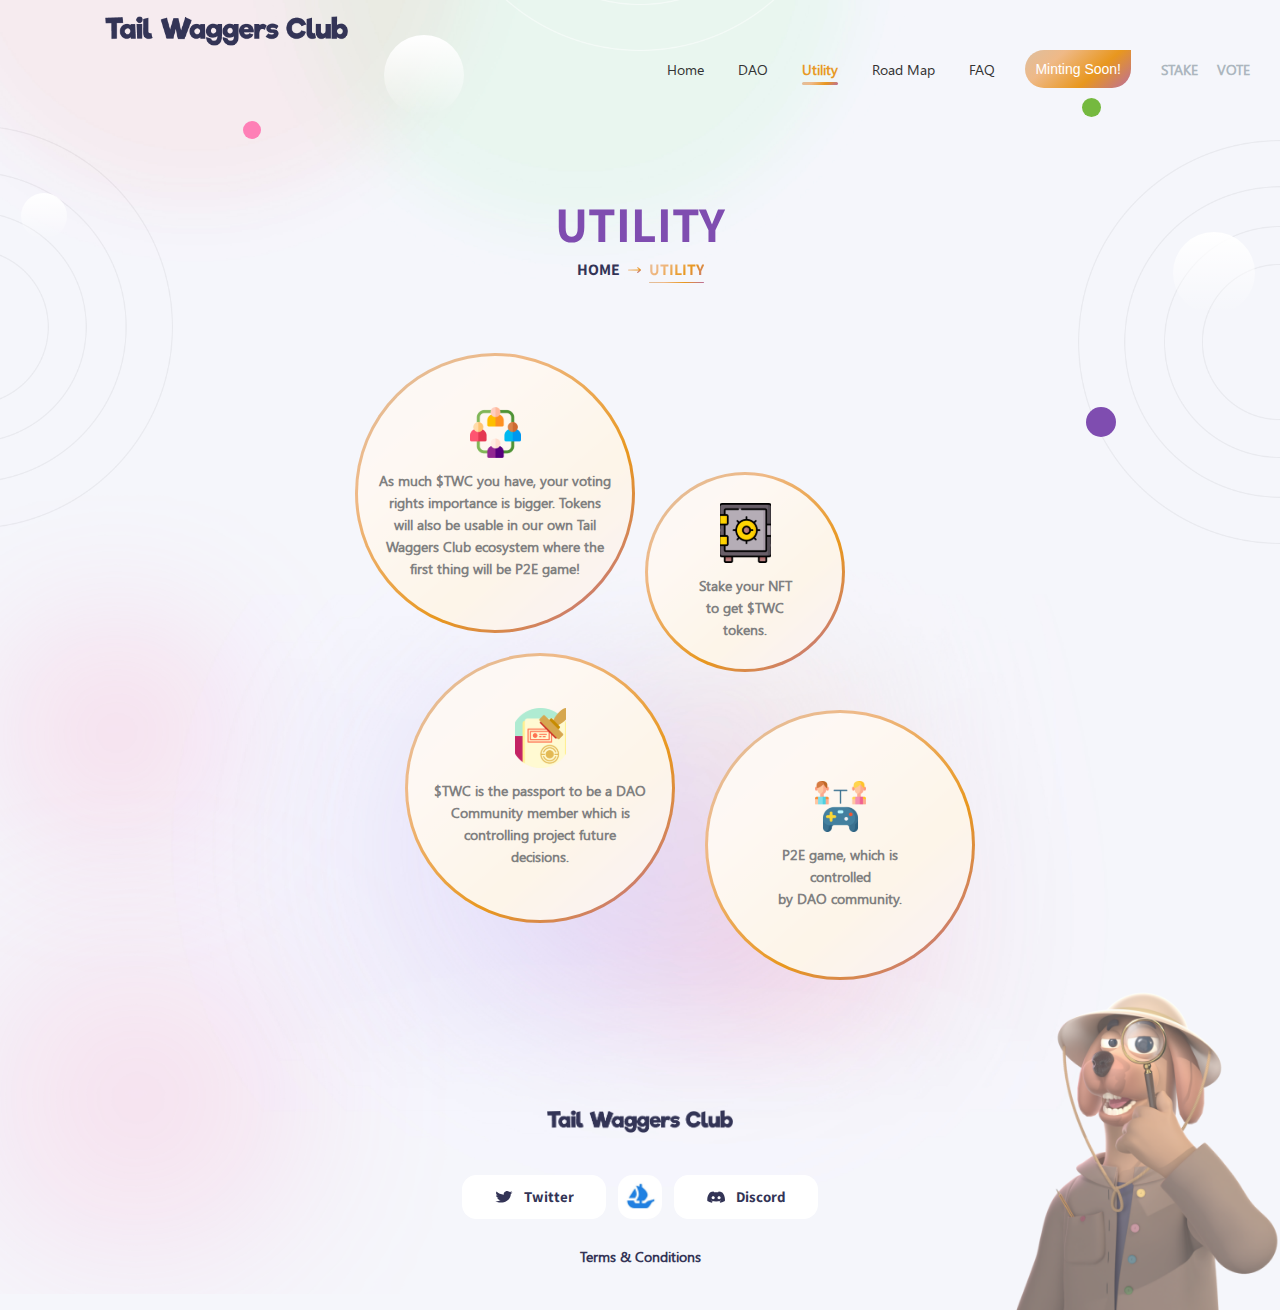
<file: utility.html>
<!DOCTYPE HTML>
<html lang="zxx">
	<head>
		<meta charset="UTF-8">
	    <meta name="viewport" content="width=device-width, initial-scale=1">
		<title>Tail Waggers Club</title>
		<!-- Font family -->
		<link href="https://fonts.googleapis.com/css2?family=Assistant:wght@200;300;400;600;700;800&display=swap" rel="stylesheet">
		<!-- FONT AWESOME -->
		<link rel="stylesheet" href="https://use.fontawesome.com/releases/v5.8.2/css/all.css" integrity="sha384-oS3vJWv+0UjzBfQzYUhtDYW+Pj2yciDJxpsK1OYPAYjqT085Qq/1cq5FLXAZQ7Ay" crossorigin="anonymous">
		<!-- Bootstrap 5 -->
		<link href="https://cdn.jsdelivr.net/npm/bootstrap@5.0.2/dist/css/bootstrap.min.css" rel="stylesheet" integrity="sha384-EVSTQN3/azprG1Anm3QDgpJLIm9Nao0Yz1ztcQTwFspd3yD65VohhpuuCOmLASjC" crossorigin="anonymous">
		<!-- COMMON CSS -->
		<link rel="stylesheet" href="assets/css/common.css" />
		<!-- STYLE CSS -->
		<link rel="stylesheet" href="assets/css/main.css" />
		<!-- RESPONSIVE CSS -->
		<link rel="stylesheet" href="assets/css/responsive.css" />
				<link rel="apple-touch-icon" sizes="180x180" href="/apple-touch-icon.png">
<link rel="icon" type="image/png" sizes="32x32" href="/favicon-32x32.png">
<link rel="icon" type="image/png" sizes="16x16" href="/favicon-16x16.png">
<link rel="manifest" href="/site.webmanifest">

<meta property="og:url"                content="https://tailwaggersclub.io/" />
<meta property="og:type"               content="article" />
<meta property="og:title"              content="Tail Waggers Club" />
<meta property="og:description"        content="This is not a project where the tail is wagging the dog. Be in charge of your NFT future, make your own decisions!" />
<meta property="og:image"              content="https://tailwaggersclub.io/fb_image.png" />
		
	</head>
	<body>
		<div id="main-wrapper">
			<!-- Bg effect -->
			<img class="_borderLeft" src="assets/img/borderLeft.png" alt="" title="">
			<img class="_borderTop" src="assets/img/borderTop.png" alt="" title="">
			<img class="_borderRight" src="assets/img/borderRgiht.png" alt="" title="">
			<div class="_bg_div_one"></div>
			<div class="_bg_div_two"></div>
			<div class="_bg_div_seven"></div>
			<div class="_bg_div_four"></div>
			<div class="_bg_div_five"></div>
			<div class="_bg_div_six"></div>
			<!-- Bg effect -->

			<!-- Menu -->
			<div class="_1menu">
				<div class="_1menu_con">
					<div class="row align-items-center">
						<div class="col-auto col-md-4 col-lg-4">
							<a class="_1menu_logo" href="https://tailwaggersclub.io/">
								<img class="_1menu_logo_img" src="assets/img/logo.png" alt="" title="">
							</a>
						</div>

						<div class="col col-md-8 col-lg-8">
							<div class="_1menu_right">
								<ul class="_1menu_list">
									<li>
										<a href="index.html">Home</a>
									</li>
									<li>
										<a href="DAO.html">DAO</a>
									</li>
									<li class="_active">
										<a href="utility.html">Utility</a>
									</li>
									<li>
										<a href="roadMap.html">Road Map</a>
									</li>
									<li>
										<a href="faq.html">FAQ</a>
									</li>
								</ul>

								<div class="_1menu_right_button">
									<button class="_1btn" type="button">Minting Soon!</button>
									<ul class="_1menu_vote">
										<li>
											<a href="">STAKE</a>
										</li>
										<li>
											<a href="">VOTE</a>
										</li>
									</ul>
								</div>

								<div class="_1menu_button_open">
									<i class="fas fa-bars _icon_open"></i>
								</div>
							</div>
						</div>
					</div>
				</div>
			</div>
			<!-- Menu -->

			<!-- Mobile menu -->
			<div class="_mob_menu">
				<div class="_mob_menu_con">
					<ul class="_1menu_list">
						<li>
							<a href="index.html">Home</a>
						</li>
						<li>
							<a href="DAO.html">DAO</a>
						</li>
						<li class="_active">
							<a href="utility.html">Utility</a>
						</li>
						<li>
							<a href="roadMap.html">Road Map</a>
						</li>
						<li>
							<a href="faq.html">FAQ</a>
						</li>
					</ul>

					<ul class="_1menu_vote">
						<li>
							<a href="">STAKE</a>
						</li>
						<li>
							<a href="">VOTE</a>
						</li>

						<li>
							<button class="_1btn" type="button">Minting Soon!</button>
						</li>
					</ul>
				</div>

				<p class="_mob_menu_close _icon_close"><i class="fas fa-times"></i></p>
			</div>
			<!-- Mobile menu -->
			
			<div class="_1content">
				<!-- Banner -->
				<div class="_2banner">
					<div class="container">
						<div class="_2banner_con">
							<h1 class="_2banner_title">UTILITY</h1>
							<ul class="_2banner_nav">
								<li>
									<a class="_2banner_nav_text" href="index.html">HOME</a>
								</li>
								<li>
									<img src="assets/img/next.svg" alt="" title="">
								</li>
								<li class="_active">
									<p class="_2banner_nav_text">UTILITY</p>
								</li>
							</ul>
						</div>
					</div>
				</div>
				<!-- Banner -->

				<!-- Utility -->
				<div class="_utility">
					<div class="container">
						<div class="_utility_main">
							<div class="_utility_round">
								<div class="_utility_round_main">
									<div class="_utility_icon">
										<img src="assets/img/DAO.svg" alt="" title="">
									</div>

									<p class="_utility_text">
										As much $TWC you have, your voting rights importance is bigger. Tokens will also be usable in our own Tail Waggers Club ecosystem where the first thing will be P2E game!
									</p>
								</div>
							</div>
							<div class="_utility_round">
								<div class="_utility_round_main">
									<div class="_utility_icon">
										<img src="assets/img/stake.svg" alt="" title="">
									</div>

									<p class="_utility_text">
										Stake your NFT <br/>to get $TWC<br/> tokens.
									</p>
								</div>
							</div>
							<div class="_utility_round">
								<div class="_utility_round_main">
									<div class="_utility_icon">
										<img src="assets/img/net.svg" alt="" title="">
									</div>

									<p class="_utility_text">
										$TWC is the passport to be a DAO Community member which is<br/> controlling project future<br/> decisions.
									</p>
								</div>
							</div>
							<div class="_utility_round">
								<div class="_utility_round_main">
									<div class="_utility_icon">
										<img src="assets/img/comm.svg" alt="" title="">
									</div>

									<p class="_utility_text">
										P2E game, which is <br/> controlled  <br/> by DAO community.
									</p>
								</div>
							</div>
						</div>
					</div>
					<img class="_roadMap_timeline_bg_effectTwo" src="assets/img/Ellipse14.png" alt="" title="">
				</div>
				<!-- Utility -->

				<!-- Footer -->
				<div class="_1footer">
					<div class="container">
						<div class="_1footer_con">
							<a href="index.html" class="_1footer_logo">
								<img class="_1footer_logo_img" src="assets/img/logo.png" alt="" title="">
							</a>
							
							<ul class="_1footer_card">
								<li>
									<a href="https://twitter.com/tailwaggersnft">
										<img src="assets/img/twitter.svg" alt="" title="">
										<span>Twitter</span>
									</a>
								</li>
								<li>
									<a class="footer_logo" href="https://twitter.com/tailwaggersnft">
										<img src="assets/img/ship.jpg" alt="" title="">
									</a>
								</li>
								<li>
									<a href="https://discord.gg/AQJUQmV3Ep">
										<img src="assets/img/discord.svg" alt="" title="">
										<span>Discord</span>
									</a>
								</li>
							</ul>

							<p class="_1footer_terms"><a href="terms.html">Terms & Conditions</a> </p>
						</div>
					</div>

					<img class="_1footer_bg_effect_three" src="assets/img/Ellipse214.png" alt="" title="">
					<img class="_1footer_bg_ulity" src="assets/img/utility.png" alt="" title="">
				</div>
				<!-- Footer -->
            </div>
		</div>

		<script
		src="https://code.jquery.com/jquery-3.6.0.min.js"
		integrity="sha256-/xUj+3OJU5yExlq6GSYGSHk7tPXikynS7ogEvDej/m4="
		crossorigin="anonymous"></script>
		<script src="assets/js/main.js"></script>
	</body>
</html>
</file>
<file: assets/css/common.css>
/*
* Prefixed by https://autoprefixer.github.io
* PostCSS: v8.3.6,
* Autoprefixer: v10.3.1
* Browsers: last 4 version
*/

@font-face {
    font-family: 'regular';
    src: url("../fonts/SegoeUI.woff");
}
@font-face {
    font-family: 'bold';
    src: url("../fonts/SegoeUIBold.woff");
}
*{
    margin: 0px;
    padding: 0px;
}
*, ::after, ::before {
    -webkit-box-sizing: border-box;
            box-sizing: border-box;
}
html{
    color: #010101;
    padding: 0px;
    margin: 0 auto;
    font-weight: 400;
    scroll-behavior: smooth;
}
body {
    margin: 0px auto;
    padding: 0px;
    font-family: 'Assistant', sans-serif;
    font-family:regular !important;
    background-color: #f5f6fb !important;
    color: #808080!important;
    font-size: 14px !important;
}

a,
a:hover{
    text-decoration: none ;
}
pre, p{
    margin:0px;
    color: #010101;
}
h1{
    font-size: 38px;
}
h2{
    font-size: 24px;
}
h3{
    font-size: 20px;
}
h4{
    font-size: 17px;
}
h1,h2,h3,h4, h5,h6{
    margin: 0px;
}
ul{
    padding: 0;
    margin: 0px;
}
textarea {
    resize: none !important;
}
button, select{
    cursor: pointer;
}
button:focus, input:focus, select:focus, textarea:focus{
    outline: none;
}
ul{
	padding:0px;
	margin:0px;
}
img{
	width:100%;
	display:block;
}
a:hover{
    text-decoration: none;
}
a{
    -webkit-transition: .3s all ease;
    -o-transition: .3s all ease;
    transition: .3s all ease;
}


._text_center{
    text-align: center;
}
._text_right{
    text-align: right;
}
._text_left{
    text-align: left;
}

/* Display */
._dis_flex {
    display: -webkit-box;
    display: -ms-flexbox;
    display: flex;
}


/* Text Overflow */
._1text_overflow{
    white-space: nowrap; 
    overflow: hidden;
    -o-text-overflow: ellipsis;
       text-overflow: ellipsis;
}
._2text_overflow{
    display: -webkit-box;
    -webkit-box-orient: vertical;
    overflow: hidden;
    -o-text-overflow: ellipsis;
       text-overflow: ellipsis;
    white-space: normal;
    -webkit-line-clamp: 2;
}
._3text_overflow{
    display: -webkit-box;
    -webkit-box-orient: vertical;
    overflow: hidden;
    -o-text-overflow: ellipsis;
       text-overflow: ellipsis;
    white-space: normal;
    -webkit-line-clamp: 3;
}
._4text_overflow{
    display: -webkit-box;
    -webkit-box-orient: vertical;
    overflow: hidden;
    -o-text-overflow: ellipsis;
       text-overflow: ellipsis;
    white-space: normal;
    -webkit-line-clamp: 3;
}
._5text_overflow{
    display: -webkit-box;
    -webkit-box-orient: vertical;
    overflow: hidden;
    -o-text-overflow: ellipsis;
       text-overflow: ellipsis;
    white-space: normal;
    -webkit-line-clamp: 3;
}
._text_overflow_height{
    display: -webkit-box;
    -webkit-box-orient: vertical;
    overflow: hidden;
    -o-text-overflow: ellipsis;
       text-overflow: ellipsis;
    white-space: normal;
}

._overflow_hidden{
    overflow: hidden;
}

/*Display*/
._flex_row{
    display: -webkit-box;
    display: -ms-flexbox;
    display: flex;
    -ms-flex-wrap: wrap;
    flex-wrap: wrap;
}
._dis_flex{
	display:-webkit-box;
	display:-ms-flexbox;
	display:flex;
}
._flex_space{
	-webkit-box-flex:1;
	    -ms-flex:1 1;
	        flex:1 1;
}
._flex_auto{
    -webkit-box-flex: 0;
        -ms-flex: 0 0 auto;
            flex: 0 0 auto;
}

/*BUTTONS*/
._btn_sm {
    height: 35px !important;
    line-height: 35px !important;
}
._btn_large {
    line-height: 50px !important;
    height: 50px !important;
    padding: 0px 20px !important;
    font-size: 16px !important;
}
._1button {
    display: -webkit-box;
    display: -ms-flexbox;
    display: flex;
    -webkit-box-align: center;
        -ms-flex-align: center;
            align-items: center;
}
._1button button:last-child{
    margin-left: 10px;
}
._1btn {
    border: none;
    margin: 0;
    -webkit-transition: .2s all ease;
    -o-transition: .2s all ease;
    transition: .2s all ease;
    font-weight: 400;
    font-size: 20px;
    line-height: 27px;
    text-align: center;
    color: #FFFFFF;
    background: -o-linear-gradient(310.99deg, #E3BD98 8%, #EFB987 27.68%, #E8971E 64.58%, #9B51F9 126.08%);
    background: linear-gradient(139.01deg, #E3BD98 8%, #EFB987 27.68%, #E8971E 64.58%, #9B51F9 126.08%);
    border-radius: 30.5px 0 30.5px 30.5px;
    height: 61px;
    padding: 0 19px;
}
._1btn:hover {
}
._2btn {
    border: none;
    margin: 0;
    -webkit-transition: .2s all ease;
    -o-transition: .2s all ease;
    transition: .2s all ease;
    font-weight: bold;
    font-size: 20px;
    line-height: 27px;
    text-align: center;
    color: #343556;
    background: -o-linear-gradient(310.99deg, #E3BD98 8%, #EFB987 27.68%, #E8971E 64.58%, #9B51F9 126.08%);
    background: linear-gradient(139.01deg, #E3BD98 8%, #EFB987 27.68%, #E8971E 64.58%, #9B51F9 126.08%);
    border-radius: 30.5px 0 30.5px 30.5px;
    height: 61px;
    padding: 0 19px;
    -webkit-filter: drop-shadow(0px 4px 4px rgba(0, 0, 0, 0.25));
            filter: drop-shadow(0px 4px 4px rgba(0, 0, 0, 0.25));
}
._2btn a{
    color: #343556 !important;
    text-decoration: none !important;
}
._2btn:hover {
}
._btn_long{
    width: 100%;
}
._1main_content{
    padding-top: 56px;
    position: relative;
}
._2main_content{
    padding-top: 80px;
    position: relative;
}

/* Desktop 1366 */
@media only screen and (max-width: 1500px) {
._1btn {
    font-size: 14px;
    line-height: 22px;
    height: 38px;
    padding: 0px 10px;
}
._2btn {
    font-size: 14px;
    line-height: 22px;
    height: 38px;
    padding: 0px 10px;
}
}
</file>
<file: assets/css/main.css>
/*
* Prefixed by https://autoprefixer.github.io
* PostCSS: v8.3.6,
* Autoprefixer: v10.3.1
* Browsers: last 4 version
*/

/*-----------------------
    1.Menu
    2.Home
    3.DAO
    4.Road map
    5.Utility
    6.Faq



	
-------------------------*/

#main-wrapper {
    position: relative;
    width: 100%;
    min-height: 100vh;
    overflow: hidden;
    /* background-color: #f5f6fb; */
    background-image: url(../img/mainBg.jpg);
    background-size: 100% auto;
    background-position: top;
    background-repeat: no-repeat;
}
._1content {
    -webkit-transition: .2s all ease;
    -o-transition: .2s all ease;
    transition: .2s all ease;
    position: relative;
    z-index: 111;
}
._borderLeft{
    position: absolute;
    top: 278px;
    height: 630px;
    width: auto;
    left: 0;
    z-index: 0;
}
._borderRight{
    position: absolute;
    top: 310px;
    height: 630px;
    width: auto;
    right: 0;
    z-index: 0;
}
._borderTop{
    position: absolute;
    left: 50%;
    -webkit-transform: translateX(-50%);
        -ms-transform: translateX(-50%);
            transform: translateX(-50%);
    height: auto;
    width: 630px;
    top: 0;
    z-index: 0;
}
._bg_div_one{
    position: absolute;
    z-index: 1;
    width: 28px;
    height: 28px;
    left: 409px;
    top: 278px;
    border-radius: 100%;
    background: #FE7FB6;
}
._bg_div_two{
    border-radius: 100%;
    position: absolute;
    width: 112px;
    height: 112px;
    left: 550px;
    top: 131px;
    z-index: 1;
    background: -webkit-gradient(linear, left top, left bottom, from(#FFFFFF), to(rgba(255, 255, 255, 0)));
    background: -o-linear-gradient(top, #FFFFFF 0%, rgba(255, 255, 255, 0) 100%);
    background: linear-gradient(180deg, #FFFFFF 0%, rgba(255, 255, 255, 0) 100%);
}
._bg_div_three{
    position: absolute;
    top: 490px;
    left: 50%;
    -webkit-transform: translateX(-50%);
        -ms-transform: translateX(-50%);
            transform: translateX(-50%);
    border-radius: 100%;
    width: 50px;
    height: 50px;
    background: #7F4DB0;
    z-index: 1;
}
._bg_div_seven{
    position: absolute;
    top: 836px;
    right: 187px;
    border-radius: 100%;
    width: 50px;
    height: 50px;
    background: #7F4DB0;
    z-index: 1;
}
._bg_div_four{
    position: absolute;
    top: 198px;
    right: 196px;
    border-radius: 100%;
    z-index: 1;
    width: 32px;
    height: 32px;
    background: #75B93F;
}
._bg_div_five{
    position: absolute;
    width: 112px;
    height: 112px;
    right: 59px;
    top: 445px;
    z-index: 1;
    border-radius: 100%;
    background: -webkit-gradient(linear, left top, left bottom, from(#FFFFFF), to(rgba(255, 255, 255, 0)));
    background: -o-linear-gradient(top, #FFFFFF 0%, rgba(255, 255, 255, 0) 100%);
    background: linear-gradient(180deg, #FFFFFF 0%, rgba(255, 255, 255, 0) 100%);
}
._bg_div_six{
    position: absolute;
    width: 76px;
    height: 76px;
    border-radius: 100%;
    z-index: 1;
    left: 51px;
    top: 446px;
    background: -webkit-gradient(linear, left top, left bottom, from(#FFFFFF), to(rgba(255, 255, 255, 0)));
    background: -o-linear-gradient(top, #FFFFFF 0%, rgba(255, 255, 255, 0) 100%);
    background: linear-gradient(180deg, #FFFFFF 0%, rgba(255, 255, 255, 0) 100%);
}


/*======= 1.Menu ======*/
._1menu {
    position: relative;
    z-index: 11111;
}
._1menu_con{
    padding: 41px 58px 41px 135px;
}
._1menu_logo{
    padding-left: 20px;
}
._1menu_logo_img {
    height: 50px;
    display: inline-block;
    width: auto;
}
._1menu_right{
    display: -webkit-box;
    display: -ms-flexbox;
    display: flex;
    -webkit-box-align: center;
        -ms-flex-align: center;
            align-items: center;
    -webkit-box-pack: end;
        -ms-flex-pack: end;
            justify-content: flex-end;
}
._1menu_list{
    -webkit-box-flex: 0;
        -ms-flex: 0 0 auto;
            flex: 0 0 auto;
}
._1menu_list li{
    display: inline-block;
    margin-right: 41px;
}
._1menu_list li a{
    font-weight: 400;
    font-size: 20px;
    line-height: 27px;
    text-decoration: none;
    color: #333;
    -webkit-transition: .2s all ease;
    -o-transition: .2s all ease;
    transition: .2s all ease;
    position: relative;
}
._1menu_list li a:hover{}
._1menu_list li a:hover{
    color: #e89924;
}
._1menu_list li._active a:before{
    position:absolute;
    content:'';
    background: -o-linear-gradient(310.99deg, #E3BD98 8%, #EFB987 27.68%, #E8971E 64.58%, #9B51F9 126.08%);
    background: linear-gradient(139.01deg, #E3BD98 8%, #EFB987 27.68%, #E8971E 64.58%, #9B51F9 126.08%);
    border-radius: 1.5px;
    width: 100%;
    height: 3px;
    bottom: -6px;
}
._1menu_list li._active a{
    font-weight: bold;
    color: #e89924;
}
._1menu_right_button{
    display: -webkit-box;
    display: -ms-flexbox;
    display: flex;
    -webkit-box-align: center;
        -ms-flex-align: center;
            align-items: center;
    -webkit-box-flex: 0;
        -ms-flex: 0 0 auto;
            flex: 0 0 auto;
}
._1menu_right_button button{
    -webkit-box-flex: 0;
        -ms-flex: 0 0 auto;
            flex: 0 0 auto;
}
._1menu_vote{
    padding-left: 57px;
}
._1menu_vote li:last-child{
    margin-right: 0;
}
._1menu_vote li{
    display: inline-block;
    margin-right: 71px;
}
._1menu_vote li a:hover{
    color: #333456;
}
._1menu_vote li a{
    -webkit-transition: .2s all ease;
    -o-transition: .2s all ease;
    transition: .2s all ease;
    -webkit-box-flex: 0;
        -ms-flex: 0 0 auto;
            flex: 0 0 auto;
    font-weight: bold;
    text-decoration: none;
    font-size: 20px;
    line-height: 27px;
    color: #ACB6BE;
}
/* Mobile menu */
._1menu_button_open{
    display: none;
    -webkit-box-flex: 0;
        -ms-flex: 0 0 auto;
            flex: 0 0 auto;
    color: #333456;
    font-size: 16px;
    padding-left: 15px;
}
._menu_mob_button i{
    cursor: pointer;
}
._menu_mob_button {
    text-align: right;
    color: var(--color1);
    font-size: 15px;
    width: 12px;
}
._show{
    display: block;
}
._nnone{
    display: none;
}
._mob_menu._mob_menu_open ._mob_menu_close{
    display: block;
}
._mob_menu._mob_menu_open{
    height: 100vh;
    opacity: 1;
    padding-top: 0;
    right: 0;
}
._mob_menu_open._mob_menu::before{
    display: block;
}
._mob_menu_close{
    position: fixed;
    font-size: 25px;
    color: #fff;
    top: 12px;
    left: 20px;
    z-index: 1;
    display: none;
}
._mob_menu::before{
    display: none;
    position: fixed;
    content: '';
    background: #000000a3;
    height: 100%;
    width: 100%;
    top: 0;
    left: 0;
    z-index: -3;
}
._mob_menu_con{
    background:#fff;
    width: 50%;
    height: 100%;
    padding: 15px 0 0;
    margin-left: auto;
}
._mob_menu {
    position: fixed;
    z-index: 111400;
    width: 100%;
    top: 0;
    height: 100vh;
    opacity: 0;
    right: -100%;
    -webkit-transition: .2s all ease;
    -o-transition: .2s all ease;
    transition: .2s all ease;
    overflow: hidden;
    background: transparent;
}
._mob_menu ._menu_list {
    height: 100%;
    overflow: auto;
}
._mob_menu{}
._mob_menu ._1menu_list {
    display: block;
    padding:0 20px;
}
._mob_menu ._1menu_vote{
    display: block;
}
._mob_menu ._1menu_list li {
    display: block;
    margin-right: 0;
    margin-bottom: 15px;
}
._mob_menu ._1menu_vote  {
    padding:0 20px;
    margin: 0;
}
._mob_menu ._1menu_vote li {
    display: block;
    margin: 0;
    margin-bottom: 15px;
}
._none{
    display: none;
}
._show{
    display: block;
}
/* Mobile menu */
/*======= 1.Menu ======*/

/*======= 2.Home ======*/
._1banner {
    padding: 45px 0 305px;
    background-image: url(../img/vercha.gif);
    background-size: auto 887px;
    background-position: top 200px right 210px;
    background-repeat: no-repeat;
}
._1banner_con {
    padding-top: 70px;
}
.banner-count {
    display: flex;
    justify-content: space-between;
}
/* ._1banner_con{max-width: 944px;} */
._1banner_title{
    font-weight: bold;
    font-size: 65px;
    line-height: 92px;
    color: #7F4DB0;
    margin-bottom: 36px;
    font-family: 'Assistant', sans-serif;
    text-align: center;
}
._1banner_title span{
    color: #e89924;
}
._1banner_text{
    font-size: 17px;
    line-height: 35px;
    color: #333456;
    /* max-width: 680px; */
    margin: 0 0 100px;
    text-align: center;
}
._1banner_cat{
    max-width: 455px;
    margin: 0 auto;
}
._1banner_cat_items{
    background: rgb(255 255 255 / 50%);
    -webkit-box-shadow: 0px 5px 30px rgba(175, 175, 175, 0.25);
            box-shadow: 0px 5px 30px rgba(175, 175, 175, 0.25);
    border-radius: 7px;
    display: -webkit-box;
    display: -ms-flexbox;
    display: flex;
    -webkit-box-align: center;
        -ms-flex-align: center;
            align-items: center;
    margin-bottom: 10px;
    height: 94px;
    padding: 0 25px;
}
._1banner_cat_items:last-child{}
._1banner_cat_icon{
    background: #FFFFFF;
    -webkit-box-shadow: 0px 5px 20px rgba(158, 158, 158, 0.25);
            box-shadow: 0px 5px 20px rgba(158, 158, 158, 0.25);
    border-radius: 7px;
    height: 60px;
    width: 60px;
    -webkit-box-flex: 0;
        -ms-flex: 0 0 auto;
            flex: 0 0 auto;
    display: -webkit-box;
    display: -ms-flexbox;
    display: flex;
    -webkit-box-align: center;
        -ms-flex-align: center;
            align-items: center;
    -webkit-box-pack: center;
        -ms-flex-pack: center;
            justify-content: center;
}
._1banner_cat_icon img{
    width: 38px;
    height: auto;
}
._1banner_cat_icon_title{
    font-weight: bold;
    font-size: 20px;
    line-height: 45px;
    color: #333456;
    -webkit-box-flex: 1;
        -ms-flex: 1 1;
            flex: 1 1;
    overflow: hidden;
    padding: 0 0 0 32px;
}

._1banner_cat_button button._2btn a {
	text-decoration:none;
	    color: #333456;
}
._1banner_cat_button{
    text-align: center;
    margin-top: 34px;
}
._1banner_cat_button button{}
._home_middle{
    position: relative;
    padding: 140px 0 150px;
}
._home_middle_con{
    max-width: 925px;
    margin: 0 auto;
    position: relative;
    z-index: 3;
}
._home_middle_text {
    background: -o-linear-gradient(
310.99deg
, #E3BD98 8%, #EFB987 27.68%, #E8971E 64.58%, #9B51F9 126.08%);
    background: linear-gradient(
139.01deg
, #E3BD98 8%, #EFB987 27.68%, #E8971E 64.58%, #9B51F9 126.08%);
    font-weight: bold;
    font-size: 50px;
    line-height: 65px;
    -webkit-background-clip: text;
    -webkit-text-fill-color: transparent;
    text-align: center;
    font-family: 'Assistant', sans-serif;
}
._gif{
    padding: 0 30px;
    display: none;
}
._gif img {
    max-width: 320px;
    width: 100%;
    margin: -48px auto 74px;
}
._bg_one{
    position: absolute;
    z-index: 1;
    width: 630px;
    height: auto;
    top: 0;
    left: 50%;
    -webkit-transform: translateX(-50%);
        -ms-transform: translateX(-50%);
            transform: translateX(-50%);
}
._bg_two{
    position: absolute;
    z-index: 1;
    left: 0;
    top: 0;
    height: 554px;
    width: auto;
}
._1footer{}
._1footer{
    padding: 150px 0 40px;
}
._1footer_con{
    position: relative;
    z-index: 3;
    text-align: center;
}
._1footer_logo{}
._1footer_logo_img{
    height: 40px;
    width: auto;
    display: inline-block;
}
._1footer_card {
    text-align: center;
    padding: 77px 0 48px;
    display: flex;
    align-items: center;
    justify-content: center;
}
._1footer_card li{
    display: inline-block;
    padding: 0 6px;
}
._1footer_card li a {
    display: -webkit-box;
    display: -ms-flexbox;
    display: flex;
    height: 73px;
    width: 234px;
    -webkit-box-align: center;
        -ms-flex-align: center;
            align-items: center;
    background: #FFFFFF;
    border-radius: 26.5px;
    text-decoration: none;
    padding: 0;
    -webkit-box-pack: center;
        -ms-flex-pack: center;
            justify-content: center;
}
._1footer_card li a:hover{}
._1footer_card li a span {
    font-weight: bold;
    font-family: 'Assistant', sans-serif;
    font-size: 23px;
    line-height: 30px;
    text-align: center;
    color: #333456;
    -webkit-box-flex: 0;
        -ms-flex: 0 0 auto;
            flex: 0 0 auto;
    overflow: hidden;
    display: block;
    padding: 0 00 00 21px;
    text-align: left;
}
._1footer_card li img{
    -webkit-box-flex: 0;
        -ms-flex: 0 0 auto;
            flex: 0 0 auto;
    width: 22px;
    height: auto;
}
._1footer_terms a{
    font-weight: bold;
    font-size: 20px;
    line-height: 27px;
/* identical to box height */
    text-align: center;
    color: #333456;
    text-decoration: none;
}
._1footer_bg_effect{
    height: 554px;
    width: auto;
    position: absolute;
    z-index: 0;
    right: -13px;
    bottom: 16px;
}
._1footer_bg_effect_two{
    height: 554px;
    width: auto;
    position: absolute;
    z-index: 0;
    right: -13px;
    bottom: 16px;
}
._1footer_bg_effect_three{
    height: 554px;
    width: auto;
    position: absolute;
    z-index: 0;
    left: -13px;
    bottom: 16px;
}
._1footer_bg_road{
    height: 554px;
    width: auto;
    position: absolute;
    bottom: 0;
    left: 0;
}
._1footer_bg_ulity{
    height: 554px;
    width: auto;
    position: absolute;
    bottom: 0;
    right: 0;
}
._1footer_bg_man{
    height: 554px;
    width: auto;
    position: absolute;
    bottom: 0;
    left: 0;
}

.footer_logo {
    background: transparent !important;
    width: auto !important;
    height: auto !important;
}
.footer_logo img {
    width: auto !important;
    border-radius: 14.5px;
    height: 73px !important;
}
/*======= 2.Home ======*/

/*======= 3.DAO ======*/
._2banner{
    position: relative;
    z-index: 1;
    padding: 165px 0 50px;
}
._2banner_con{}
._2banner_nav{
    text-align: center;
}
._2banner_nav li{
    display: inline-block;
}
._2banner_nav_text{
    font-family: 'Assistant', sans-serif;
    position: relative;
    font-weight: bold;
    font-size: 25px;
    line-height: 33px;
/* identical to box height */
    text-align: center;
    text-transform: uppercase;
    color: #333456;
    text-decoration: none;
}
._2banner_nav_text:hover{
    color: #7f4db0;
}
._2banner_nav li._active ._2banner_nav_text{
    background: -o-linear-gradient( 
310.99deg
 , #E3BD98 8%, #EFB987 27.68%, #E8971E 64.58%, #9B51F9 126.08%);
    background: linear-gradient( 
139.01deg
 , #E3BD98 8%, #EFB987 27.68%, #E8971E 64.58%, #9B51F9 126.08%);
    -webkit-background-clip: text;
    -webkit-text-fill-color: transparent;
}
._2banner_nav li._active ._2banner_nav_text::before{
    position: absolute;
    content: '';
    background: -o-linear-gradient(
310.99deg
, #E3BD98 8%, #EFB987 27.68%, #E8971E 64.58%, #9B51F9 126.08%);
    background: linear-gradient(
139.01deg
, #E3BD98 8%, #EFB987 27.68%, #E8971E 64.58%, #9B51F9 126.08%);
    border-radius: 1.5px;
    width: 100%;
    height: 2px;
    bottom: -1px;
}
._2banner_nav li img{
    width: 18px;
    height: auto;
    position: relative;
    top: -4px;
    margin: 0 11px;
}
._2banner_title{
    font-size: 70px;
    line-height: 92px;
/* identical to box height */
    text-align: center;
    color: #7F4DB0;
    margin-bottom: 9px;
    font-family: 'Assistant', sans-serif;
    font-weight: bold;
}
._dao_card_all{
    padding: 120px 0 157px;
    position: relative;
}
._dao_card{
    max-width: 1170px;
    margin: 0 auto;
    background: -o-linear-gradient( 
310.99deg
 , #E3BD98 8%, #EFB987 27.68%, #E8971E 64.58%, #9B51F9 126.08%);
    background: linear-gradient( 
139.01deg
 , #E3BD98 8%, #EFB987 27.68%, #E8971E 64.58%, #9B51F9 126.08%);
    border-radius: 25px;
    position: relative;
    padding: 18px 18px 18px;
    /* z-index: 2; */
}
._dao_card_main{
    background: #fff;
    border-radius: 25px;
    padding: 73px 36px;
    background-image: url(../img/mapMan.png);
    background-size: 823px auto;
    background-repeat: no-repeat;
    background-position: left -113px bottom;
}
._dao_card_pic{}
._dao_card_img{}
._dao_card_con{
    max-width: 567px;
    margin-left: auto;
}
._dao_card_text:last-child{
    margin-bottom:0px;
}
._dao_card_text{
    font-size: 20px;
    line-height: 34px;
    color: #333456;
    margin-bottom: 30px;
}
._dao_card_layout{
    position: absolute;
    background: #ffffff;
    opacity: 0.5;
    -webkit-box-shadow: 0px 10px 50px rgba(184, 184, 184, 0.25);
            box-shadow: 0px 10px 50px rgba(184, 184, 184, 0.25);
    border-radius: 25px;
    height: 100%;
    width: calc(100% - 46px);
    top: -20px;
    left: 50%;
    -webkit-transform: translateX(-50%);
        -ms-transform: translateX(-50%);
            transform: translateX(-50%);
    z-index: -3;
}
._dao_card_layout::before{
    position: absolute;
    content: '';
    position: absolute;
    background: #ffffff;
    opacity: 0.5;
    -webkit-box-shadow: 0px 10px 50px rgb(184 184 184 / 25%);
            box-shadow: 0px 10px 50px rgb(184 184 184 / 25%);
    border-radius: 25px;
    height: 100%;
    width: calc(100% - 40px);
    top: -20px;
    left: 50%;
    -webkit-transform: translateX(-50%);
        -ms-transform: translateX(-50%);
            transform: translateX(-50%);
    z-index: -2;
}
._dao_card_layout::after{
    position: absolute;
    content: '';
    position: absolute;
    background: #ffffff;
    opacity: 0.5;
    -webkit-box-shadow: 0px 10px 50px rgb(184 184 184 / 25%);
            box-shadow: 0px 10px 50px rgb(184 184 184 / 25%);
    border-radius: 25px;
    height: 100%;
    width: calc(100% - 40px);
    top: -40px;
    left: 50%;
    -webkit-transform: translateX(-50%);
        -ms-transform: translateX(-50%);
            transform: translateX(-50%);
    z-index: -1;
}
._dao_bg_effect_one{
    height: 554px;
    width: 554px;
    position: absolute;
    left: 0;
    bottom: -98px;
}
._dao_bg_effect_two{
    height: 554px;
    width: 554px;
    position: absolute;
    right: 0;
    top: 50%;
    -webkit-transform: translateY(-50%);
        -ms-transform: translateY(-50%);
            transform: translateY(-50%);
}
/*======= 3.DAO ======*/

/*======= 4.Road map ======*/
._roadMap_all{
    position: relative;
    z-index: 1;
}
._roadMap_title{}
._roadMap_timeline{
    max-width: 1150px;
    margin: 0 auto;
    position: relative;
}
._roadMap_timeline_item{
    display: -webkit-box;
    display: -ms-flexbox;
    display: flex;
    -webkit-box-align: center;
        -ms-flex-align: center;
            align-items: center;
    padding: 25px 0;
}
._roadMap_timeline_details{
    -webkit-box-flex: 1;
        -ms-flex: 1 1;
            flex: 1 1;
    overflow: hidden;
}
._roadMap_timeline_mobTitle{
    display: none;
}
._roadMap_timeline_text:before{
    position:absolute;
    content:'';
    height: 5px;
    background: #7F4DB0;
    width: 151px;
    right: -150px;
    z-index: -1;
    top: 50%;
    -webkit-transform: translateY(-50%);
        -ms-transform: translateY(-50%);
            transform: translateY(-50%);
}
._roadMap_timeline_text{
    background: rgb(255 255 255 / 50%);
    position: relative;
    -webkit-box-shadow: 0px 5px 20px rgba(233, 233, 233, 0.25);
            box-shadow: 0px 5px 20px rgba(233, 233, 233, 0.25);
    border-radius: 10px;
    max-width: 420px;
    font-size: 20px;
    line-height: 27px;
    text-align: right;
    color: #808080;
    padding: 14px 22px;
    margin-right: 150px;
    margin-left: auto;
}
._roadMap_timeline_point{
    -webkit-box-flex: 0;
        -ms-flex: 0 0 28px;
            flex: 0 0 28px;
    background: -o-linear-gradient( 
310.99deg
 , #E3BD98 8%, #EFB987 27.68%, #E8971E 64.58%, #9B51F9 126.08%);
    background: linear-gradient( 
139.01deg
 , #E3BD98 8%, #EFB987 27.68%, #E8971E 64.58%, #9B51F9 126.08%);
    height: 28px;
    width: 28px;
    border-radius: 100%;
    position: relative;
}
._roadMap_timeline_point::before{
    position: absolute;
    content: '';
    top: 50%;
    left: 50%;
    -webkit-transform: translate(-50%, -50%);
        -ms-transform: translate(-50%, -50%);
            transform: translate(-50%, -50%);
    background: #fff;
    height: 13px;
    width: 13px;
    border-radius: 100%;
}
._roadMap_timeline_title_main{
    -webkit-box-flex: 1;
        -ms-flex: 1 1;
            flex: 1 1;
    overflow: hidden;
}
._roadMap_timeline_title{
    font-family: 'Assistant', sans-serif;
    font-size: 50px;
    line-height: 52px;
    background: -o-linear-gradient( 
310.99deg
 , #E3BD98 8%, #EFB987 27.68%, #E8971E 64.58%, #9B51F9 126.08%);
    background: linear-gradient( 
139.01deg
 , #E3BD98 8%, #EFB987 27.68%, #E8971E 64.58%, #9B51F9 126.08%);
    -webkit-background-clip: text;
    -webkit-text-fill-color: transparent;
    padding: 0 0 0 50px;
    position: relative;
    top: -4px;
    font-weight: bold;
}
._roadMap_timeline_middle:before{
    position:absolute;
    content:'';
    width: 16px;
    height: 16px;
    background: #7F4DB0;
    border-radius: 100%;
    left: 50%;
    -webkit-transform: translateX(-50%);
        -ms-transform: translateX(-50%);
            transform: translateX(-50%);
    top: -1px;
}
._roadMap_timeline_middle:after{
    position:absolute;
    content:'';
    width: 16px;
    height: 16px;
    background: #7F4DB0;
    border-radius: 100%;
    left: 50%;
    -webkit-transform: translateX(-50%);
        -ms-transform: translateX(-50%);
            transform: translateX(-50%);
    bottom: -1px;
}
._roadMap_timeline_middle{
    position: absolute;
    left: 50%;
    -webkit-transform: translateX(-50%);
        -ms-transform: translateX(-50%);
            transform: translateX(-50%);
    height: 100%;
    width: 5px;
    background: #7F4DB0;
    top: 0;
    z-index: -2;
}
._roadMap_timeline_item:nth-child(even) {
    -webkit-box-orient: horizontal;
    -webkit-box-direction: reverse;
        -ms-flex-direction: row-reverse;
            flex-direction: row-reverse;
}
._roadMap_timeline_item:nth-child(even) ._roadMap_timeline_text {
    margin-right: auto;
    text-align: left;
    margin-left: 150px;
}
._roadMap_timeline_item:nth-child(even) ._roadMap_timeline_text:before {
    left: -150px;
    right: inherit;
}
._roadMap_timeline_item:nth-child(even) ._roadMap_timeline_title {
    padding: 0 50px 0 0px;
    text-align: right;
}
._roadMap_timeline_item:nth-child(1) ._roadMap_timeline_text{
    width: 240px;
}
._roadMap_timeline_item:nth-child(2) ._roadMap_timeline_text{
    width: 398px;
}
._roadMap_timeline_item:nth-child(3) ._roadMap_timeline_text{
    width: 240px;
}
._roadMap_timeline_item:nth-child(4) ._roadMap_timeline_text{
    width: 286px;
}
._roadMap_timeline_item:nth-child(5) ._roadMap_timeline_text{
    width: 254px;
}
._roadMap_timeline_item:nth-child(6) ._roadMap_timeline_text{
    width: 178px;
}
._roadMap_timeline_item:nth-child(7) ._roadMap_timeline_text{
    width: 341px;
}
._roadMap_timeline_item:nth-child(8) ._roadMap_timeline_text{
    width: 240px;
}
._roadMap_timeline_item:nth-child(9) ._roadMap_timeline_text{
    width: 240px;
}
._roadMap_title {
    width: 264px;
    height: auto;
    margin: 17px auto 36px;
}
._roadMap_timeline_bg_effect{
    position: absolute;
    width: 554px;
    height: auto;
    top: -100px;
    left: 49%;
    -webkit-transform: translateX(-50%);
        -ms-transform: translateX(-50%);
            transform: translateX(-50%);
    z-index: -2;
    opacity: .5;
}
._roadMap_timeline_bg_effectTwo{
    position: absolute;
    width: auto;
    height: 554px;
    z-index: -2;
    left: 0;
    bottom: -50px;
}
/*======= 4.Road map ======*/

/*======= 5.Utility ======*/
._utility{
    position: relative;
    padding: 148px 0 100px;
}
._utility_main{
    max-width: 834px;
    margin: 0 auto 0;
    display: -webkit-box;
    display: -ms-flexbox;
    display: flex;
    -ms-flex-wrap: wrap;
        flex-wrap: wrap;
    -webkit-box-pack: center;
        -ms-flex-pack: center;
            justify-content: center;
}
._utility_round:nth-child(1){
    left: -60px;
}
._utility_round:nth-child(2){
    height: 330px;
    width: 330px;
    left: -60px;
    bottom: -156px;
}
._utility_round:nth-child(3){
    width: 426px;
    height: 426px;
    right: -60px;
}
._utility_round:nth-child(4){
    width: 359px;
    height: 359px;
    bottom: -57px;
    right: -60px;
}
._utility_round{
    position: relative;
    width: 426px;
    height: 426px;
    -webkit-box-flex: 0;
        -ms-flex: 0 0 auto;
            flex: 0 0 auto;
    border-radius: 100%;
    background: -o-linear-gradient( 
310.99deg
 , #E3BD98 8%, #EFB987 27.68%, #E8971E 64.58%, #9B51F9 126.08%);
    background: linear-gradient( 
139.01deg
 , #E3BD98 8%, #EFB987 27.68%, #E8971E 64.58%, #9B51F9 126.08%);
    padding: 5px;
    margin: 0 8px 32px;
}
._utility_round_main{
    text-align: center;
    border-radius: 100%;
    background: rgb(255 255 255 / 90%);
    height: 100%;
    display: -webkit-box;
    display: -ms-flexbox;
    display: flex;
    -webkit-box-align: center;
        -ms-flex-align: center;
            align-items: center;
    -webkit-box-pack: center;
        -ms-flex-pack: center;
            justify-content: center;
    -webkit-box-orient: vertical;
    -webkit-box-direction: normal;
        -ms-flex-direction: column;
            flex-direction: column;
    padding: 48px;
}
._utility_icon{}
._utility_icon img{
    width: 85px;
    margin: 0 0 18px;
}
._utility_text{
    font-weight: bold;
    font-size: 25px;
    line-height: 30px;
    text-align: center;
    color: #808080;
}
/*======= 5.Utility ======*/

/*======= 6.Faq ======*/
._faq {
    padding: 80px 0 200px;
    position: relative;
    z-index: 1;
}
._faq_main{
    max-width: 760px;
    margin: 0 auto;
}
/* Box arround each section */
li a.accordion-toggle {
    text-decoration: none;
    -webkit-transition: background .3s ease;
    -o-transition: background .3s ease;
    transition: background .3s ease;
}
.accordion a .fa-chevron-down {
  position: relative;
  /* green, top level  */
	color: #29d909;
	-webkit-transition: all 0.4s ease;
	-o-transition: all 0.4s ease;
	transition: all 0.4s ease;
}

.accordion a.chev .fa-chevron-down {
	color: #c63b4d;
}

 .accordion a .fa-chevron-down {
  margin-left: 5px;
  margin-right: 15px;
  font-size: 18px;
}

.accordion a.chev .fa-chevron-down {
	-webkit-transform: rotate(0deg);
	-ms-transform: rotate(0deg);
	transform: rotate(180deg);
}
ul .accordion-inner {
    overflow: hidden;
    display: none;
    list-style: none;
    padding: 0 0 25px;
}
.accordion-chevron{
    border-bottom: 1px solid rgb(0 0 0 / 20%);
    display: block;
}
._faq_title.chev{
    background: -o-linear-gradient( 
        310.99deg
         , #E3BD98 8%, #EFB987 27.68%, #E8971E 64.58%, #9B51F9 126.08%);
    background: linear-gradient( 
        139.01deg
         , #E3BD98 8%, #EFB987 27.68%, #E8971E 64.58%, #9B51F9 126.08%);
    -webkit-background-clip: text;
    -webkit-text-fill-color: transparent;
    font-weight: bold;
}
._faq_title:hover{
    /* color: #E8971E; */
}
._faq_title i{
    right: 0;
    /* top: 50%; */
    font-size: 24px;
    /* transform: translateY(-50%); */
}
._faq_title{
    cursor: pointer;
    font-size: 25px;
    line-height: 33px;
    color: #000000;
    padding: 24px 60px 24px 0;
    position: relative;
}
._faq_text{
    font-size: 20px;
    line-height: 34px;
    color: #808080;
}
._faq_title.chev ._plus{
    display: none;
}
._faq_title.chev ._minus{
    display: block;
}
._faq_title ._minus{
    display: none;
}
._faq_title ._plus{
    display: block;
}
._faq_title img {
    width: 25px;
    height: auto;
    position: absolute;
    top: 50%;
    -webkit-transform: translateY(-50%);
        -ms-transform: translateY(-50%);
            transform: translateY(-50%);
    right: 0;
}
/*======= 6.Faq ======*/

/*======= 7.Terms ======*/
._terms{
    position: relative;
    z-index: 1;
}
._terms_con{}
._terms_text{
    font-size: 20px;
    line-height: 133.01%;
    text-align: justify;
    color: #333456;
}
._term_bgEffect{
    position: absolute;
    height: 554px;
    width: auto;
    top: 20%;
    left: 350px;
    z-index: 0;
}
._term_bgEffect_two{
    position: absolute;
    height: 554px;
    width: auto;
    top: 100px;
    right: 0;
    z-index: 0;
}
._term_bgEffect_three{
    position: absolute;
    height: 554px;
    width: auto;
    bottom: 50%;
    left: 0;
    z-index: 0;
}
/*======= 7.Terms ======*/
/* ======= CountDown ======= */
.countdown-area {
    display: flex;
    justify-content: center;
}
.countdown {
    align-items: center;
    display: flex;
    flex-wrap: nowrap;
    flex-direction: row;
    justify-content: center;
}
.countdown-area p {
    color: #333456;
    font-weight: 600;
    font-family: 'Assistant', sans-serif;
    text-align: center;
    margin-bottom: 8px;
    font-size: 22px;
    text-transform: uppercase;
}
.countdown-area h2 {
    font-weight: bold;
    font-size: 28px;
    color: #7F4DB0;
    font-family: 'Assistant', sans-serif;
    text-align: center;
    margin-bottom: 12px;
}
.container-day, 
.container-hour, 
.container-minutes, 
.container-second  {
    align-items: center;
    display: inline-flex;
    flex-flow: column wrap;
    justify-content: center;
    padding: 0 12px;
}
.container-day span, 
.container-hour span, 
.container-minutes span, 
.container-second span {
    font-size: 18px;
    font-weight: 600;
    font-family: 'Assistant', sans-serif;
    text-transform: uppercase;
    text-align: center;
    color: #333456;
}
.countdown .day, .countdown .hour, .countdown .minutes, .countdown .second {
    text-align: center;
    font-size: 25px;
    font-weight: 600;
    font-family: 'Assistant', sans-serif;
    width: 45px;
    line-height: 45px;
    border: 2px solid #333456;
    padding: 2px 3px 0;
}
.countdown-mobile-only {
    display: none;
}
.for-clr {
    color: #e89924;
}

/* ======= CountDown ======= */
</file>
<file: assets/css/responsive.css>
/*
* Prefixed by https://autoprefixer.github.io
* PostCSS: v8.3.6,
* Autoprefixer: v10.3.1
* Browsers: last 4 version
*/

._only_ipad {
    display: none;
}
._desktop_none{
    display: none;
}
._only_mobile {
    display: none;
    height: 32px;
}
._only_desktop{
    display: block;
}

/* @media only screen and (min-width: 2350px) {
    .container {
        max-width: 1752px !important;
    }
}

@media only screen and (min-width: 2130px) {
    .container {
        max-width: 1620px ;
    }
} */


@media only screen and (min-width: 1921px) {
    .container {
        max-width: 1460px !important;
    }
}



@media only screen and (min-width: 1400px) {
    .container {
        max-width: 1145px ;
    }
}

/* Desktop 1366 */
@media only screen and (max-width: 1500px) {
/* Menu */
._1menu_logo_img {
    height: 30px;
}
._1menu_list li a {
    font-weight: 400;
    font-size: 14px;
    line-height: 27px;
    text-decoration: none;
    color: #333;
    -webkit-transition: .2s all ease;
    -o-transition: .2s all ease;
    transition: .2s all ease;
    position: relative;
}
._1menu_list li {
    display: inline-block;
    margin-right: 30px;
}
._1menu_vote {
    margin-left: 0;
    padding-left: 30px;
}
._1menu_vote li{
    margin-right: 15px;
}
._1menu_vote li a{
    font-size: 14px;
    line-height: 27px;
}
._1menu_con {
    padding: 16px 30px 16px 85px;
}
/* Menu */

/* Home */
._1banner {
    padding: 30px 0 250px;
    background-size: auto 545px;
    background-position: top 200px  right 144px;
}
._1banner_con {
    padding-top: 70px;
}
._1banner_title {
    font-size: 50px;
    line-height: 62px;
    margin-bottom: 15px;
}
._1banner_text {
    font-size: 13px;
    line-height: 25px;
    /* max-width: 471px; */
    margin: 0 0 56px;
}
/* ._1banner_con {
    max-width: 744px;
} */
._1banner_cat_items {
    border-radius: 6px;
    margin-bottom: 6px;
    height: 61px;
    padding: 0 15px;
}
._1banner_cat_icon {
    border-radius: 6px;
    height: 35px;
    width: 35px;
}
._1banner_cat_icon img {
    width: 18px;
}
._1banner_cat_icon_title {
    font-size: 14px;
    line-height: 25px;
    padding: 0 0 0 12px;
}
._1banner_cat {
    max-width: 300px;
}
._1banner_cat_button {
    margin-top: 17px;
}
._borderTop {
    width: 404px;
}
._borderLeft {
    top: 125px;
    height: 404px;
}
._borderRight {
    top: 140px;
    height: 404px;
}
._bg_div_one {
    width: 18px;
    height: 18px;
    left: 19%;
    top: 121px;
}
._bg_div_two {
    width: 80px;
    height: 80px;
    left: 30%;
    top: 35px;
}
._bg_div_three {
    top: 245px;
    left: 50%;
    width: 30px;
    height: 30px;
}
._bg_div_four {
    right: 179px;
    width: 19px;
    height: 19px;
    top: 98px;
}
._bg_div_five {
    width: 82px;
    height: 82px;
    right: 25px;
    top: 232px;
}
._bg_div_six {
    width: 46px;
    height: 46px;
    left: 21px;
    top: 193px;
}
._bg_one {
    width: 404px;
    top: -100px;
}
._home_middle_text {
    font-size: 25px;
    line-height: 38px;
}
._home_middle_con {
    max-width: 423px;
}
._bg_two {
    height: 404px;
}
._1footer_logo_img {
    height: 23px;
}
._1footer_card {
    padding: 38px 0 24px;
}
._1footer_card li a {
    height: 44px;
    width: 144px;
    border-radius: 14.5px;
    /* padding: 0 0 0 14px; */
}
.footer_logo img {
    width: auto !important;
    height: 44px !important;
}
._1footer_card li img {
    width: 18px;
}
._home_middle {
    padding: 40px 0 50px;
}
._1footer_card li a span {
    font-size: 15px;
    line-height: 30px;
    padding: 0 0px 0px 11px;
}
._1footer_terms a{
    font-size: 14px;
    line-height: 27px;
}
._1footer_bg_man {
    height: 354px;
}
/* Home */

/* DAO */
._2banner {
    padding: 90px 0 20px;
}
._2banner_title {
    font-size: 50px;
    line-height: 60px;
    margin-bottom: 0px;
}
._2banner_nav_text {
    font-size: 16px;
    line-height: 31px;
}
._2banner_nav li img {
    width: 13px;
    top: -2px;
    margin: 0 4px;
}
._2banner_nav li._active ._2banner_nav_text::before {
    height: 1px;
    bottom: 2px;
}
._dao_card_all {
    padding: 66px 0 17px;
}
._dao_card {
    max-width: 770px;
    padding: 10px;
    border-radius: 10px;
}
._dao_card_main {
    border-radius: 10px;
    padding: 50px 15px;
    background-size: 462px auto;
    background-position: left -58px bottom;
}
._dao_card_con {
    max-width: 415px;
}
._dao_card_text {
    font-size: 14px;
    line-height: 22px;
    margin-bottom: 10px;
}
._bg_div_seven {
    top: 407px;
    right: 164px;
    width: 30px;
    height: 30px;
}
._dao_card_layout::before {
    border-radius: 10px;
    width: calc(100% - 20px);
    top: -10px;
}
._dao_card_layout::after {
    border-radius: 10px;
    width: calc(100% - 20px);
    top: -20px;
}
._dao_card_layout {
    border-radius: 10px;
    width: calc(100% - 22px);
    top: -10px;
}
/* DAO */

/* Road Map */
._roadMap_title {
    width: 202px;
    margin: 10px auto 25px;
}
._roadMap_timeline_text {
    border-radius: 6px;
    max-width: 386px;
    font-size: 14px;
    line-height: 22px;
    padding: 10px 15px;
    margin-right: 80px;
    margin-left: auto;
}
._roadMap_timeline_text:before {
    height: 2px;
}
._roadMap_timeline_point {
    -webkit-box-flex: 0;
        -ms-flex: 0 0 18px;
            flex: 0 0 18px;
    height: 18px;
    width: 18px;
}
._roadMap_timeline_point::before {
    height: 8px;
    width: 8px;
}
._roadMap_timeline_title {
    font-size: 30px;
    line-height: 50px;
    padding: 0 0 0 25px;
}
._roadMap_timeline_item:nth-child(even) ._roadMap_timeline_title {
    padding: 0 25px 0 0px;
}
._roadMap_timeline_middle {
    width: 2px;
}
._roadMap_timeline_middle:before {
    width: 10px;
    height: 10px;
}
._roadMap_timeline_middle::after {
    width: 10px;
    height: 10px;
}
._roadMap_timeline_item:nth-child(1) ._roadMap_timeline_text{
    width: 190px;
}
._roadMap_timeline_item:nth-child(2) ._roadMap_timeline_text{
    width: 298px;
}
._roadMap_timeline_item:nth-child(3) ._roadMap_timeline_text{
    width: 190px;
}
._roadMap_timeline_item:nth-child(4) ._roadMap_timeline_text{
    width: 186px;
}
._roadMap_timeline_item:nth-child(5) ._roadMap_timeline_text{
    width: 204px;
}
._roadMap_timeline_item:nth-child(6) ._roadMap_timeline_text{
    width: 158px;
}
._roadMap_timeline_item:nth-child(7) ._roadMap_timeline_text{
    width: 241px;
}
._roadMap_timeline_item:nth-child(8) ._roadMap_timeline_text{
    width: 190px;
}
._roadMap_timeline_item:nth-child(9) ._roadMap_timeline_text{
    width: 190px;
}
._1footer_bg_road {
    height: 354px;
}
._1footer_bg_ulity {
    height: 354px;
}
._roadMap_timeline_item:nth-child(even) ._roadMap_timeline_text {
    margin-left: 80px;
}
/* Road Map */

/* Utility */
._utility_text {
    font-size: 14px;
    line-height: 22px;
}
._utility_icon img {
    width: 51px;
    margin: 0 0 12px;
}
._utility_round_main {
    padding: 20px;
}
._utility_round {
    width: 280px;
    height: 280px;
    padding: 3px;
    margin: 0 5px 20px;
}
._utility_round:nth-child(1) {
    left: -40px;
}
._utility_round:nth-child(2) {
    height: 200px;
    width: 200px;
    left: -40px;
    bottom: -119px;
}
._utility_round:nth-child(3) {
    width: 270px;
    height: 270px;
    right: -40px;
}
._utility_round:nth-child(4){
    height: 270px;
    width: 270px;
}
._utility_main {
    max-width: 594px;
}
._utility {
    padding: 48px 0 17px;
}
/* Utility */

/* Faq */
._faq {
    padding: 33px 0 50px;
}
._faq_title {
    font-size: 18px;
    line-height: 24px;
    padding: 14px 45px 14px 0;
}
._faq_title img {
    width: 12px;
}
._faq_text {
    font-size: 14px;
    line-height: 26px;
}
ul .accordion-inner {
    padding: 0 0 15px;
}
/* Faq */

/* Terms */
._terms {
    padding: 30px 0 0;
}
._terms_text {
    font-size: 14px;
    line-height: 22px;
}
/* Terms */
    
}


/* Ipad */
@media only screen and (min-width: 768px) and (max-width: 1050px) {
/* common */
._only_ipad {
    display: block;
}
._desktop_none{
    display: block;
}
._only_desktop{
    display: none;
}
/* common */

/* menu */
._1menu_list {
    display: none;
}
._1menu_con {
    padding: 11px 20px;
}
._1menu_vote {
    display: none;
}
._1menu_logo_img {
    height: 22px;
}
._1menu_button_open{
    display: block;
}
/* menu */
._1menu_right_button {
    display: none;
}
/* DAO */
._dao_card_con {
    max-width: 354px;
}
/* DAO */
._1banner {
    background-position: bottom 0 right -70px;
    background-size: auto 495px;
}
/* Road Map */
._roadMap_timeline_item:nth-child(2) ._roadMap_timeline_text {
    width: 258px;
}
._roadMap_timeline_item:nth-child(7) ._roadMap_timeline_text {
    width: 241px;
}
/* Road Map */


}
/* Ipad */

/* Mobile */
@media only screen and (max-width: 765px) {
/* common */
._only_desktop{
    display: none;
}
._desktop_none{
    display: block;
}
._mobile_none {
    display: none;
}
._only_mobile {
    display: block;
}
/* common */

.banner-count {
    flex-direction: column-reverse;
}

._borderTop {
    width: 120px;
}
._borderRight {
    top: 124px;
    height: 173px;
}
._borderLeft {
    top: 116px;
    height: 173px;
}


/* menu */
._1menu_right_button{
    display: none;
}
._1menu_list {
    display: none;
}
._1menu_con {
    padding: 11px 20px;
}
._1menu_vote {
    display: none;
}
._1menu_logo_img {
    height: 22px;
}
._1menu_button_open{
    display: block;
}
/* menu */

/* Home */
._1banner_title {
    font-size: 22px;
    line-height: 30px;
    margin-bottom: 7px;
    text-align: center;
}
._1banner_text {
    font-size: 13px;
    line-height: 21px;
    margin: 0 0 27px;
    text-align: center;
}
._1banner_cat_icon_title {
    font-size: 13px;
    padding: 0 0 0 10px;
}
._1banner_cat_icon {
    border-radius: 3px;
    height: 25px;
    width: 25px;
}
._1banner_cat_icon img {
    width: 12px;
}
._1banner_cat_items {
    border-radius: 6px;
    margin-bottom: 6px;
    height: 44px;
    padding: 0 9px;
}
._1banner_cat {
    max-width: 246px;
    margin: 0 auto;
}
._2btn {
    font-size: 13px;
}
._1banner {
    padding: 38px 0px 46px;
    background-size: auto 208px;
    background-position: bottom right -20px;
}
._bg_div_two {
    width: 20px;
    height: 20px;
    left: 72px;
    top: 39px;
}
._bg_div_four {
    right: 48px;
    top: 42px;
}
._bg_div_five {
    width: 32px;
    height: 32px;
    right: 19px;
    top: 146px;
}
._bg_div_six {
    width: 32px;
    height: 32px;
    left: 19px;
    top: 150px;
}
._bg_div_three {
    top: 50px;
    width: 10px;
    height: 10px;
}
._bg_two {
    height: 136px;
    top: 72px;
}
._bg_one {
    width: 150px;
    top: 56px;
}
._1footer_bg_man {
    height: 230px;
}
._1footer {
    padding: 33px 0 14px;
}
._1banner {
    background-image: none;
}
._gif img {
    margin: 17px auto 74px;
}
._gif {
    display: block;
}
._1footer_bg_effect {
    z-index: -1;
}
.footer_logo img {
    width: auto !important;
    height: 40px !important;
}
._1footer_card li a {
    height: 39px;
    width: 108px;
}
/* Home */

/* DAO */
._2banner {
    padding: 27px 0 10px;
}
._dao_card_main {
    /* background-image: none; */
    padding: 20px 15px 390px;
    background-size: 449px auto;
    background-position: center bottom;
}
._dao_card_all {
    padding: 40px 0 17px;
}
/* DAO */

/* Road Map */
/* ._roadMap_timeline_item {
    padding: 15px 0;
    flex-wrap: wrap;
    flex-direction: column-reverse;
    position: relative;
}
._roadMap_title {
    width: 165px;
}
._roadMap_timeline_details {
    flex: 0 0 auto;
    overflow: hidden;
    width: 100%;
}
._roadMap_timeline_item:nth-child(even) {
    flex-direction: column-reverse;
}
._roadMap_timeline_middle {
    left: 11px;
    transform: translateX(0%);
}
._roadMap_timeline_title_main{
    width: 100%;
}
._roadMap_timeline_title {
    font-size: 21px;
    line-height: 25px;
    padding: 0 0 9px 27px;
}
._roadMap_timeline_item:nth-child(even) ._roadMap_timeline_title {
    padding: 0 0 9px 27px;
    text-align: left;
}
._roadMap_timeline_text {
    font-size: 14px;
    line-height: 22px;
    padding: 10px 15px;
    margin-right: 0;
    margin-left: 27px;
    text-align: left;
}
._roadMap_timeline_item:nth-child(even) ._roadMap_timeline_text {
    margin-left: 27px;
}
._roadMap_timeline_text:before {
    left: -151px;
    right: inherit;
}
._roadMap_timeline_point {
    position: absolute;
    left: -7px;
    top: 50%;
    transform: translateY(-50%);
    margin-top: 17px;
}
._roadMap_timeline {
    padding: 0 10px 0;
} */
._roadMap_timeline_item {
    display: block;
    position: relative;
    padding: 36px 0;
}
._1footer_bg_road {
    height: 230px;
}
._roadMap_timeline_text {
    text-align: center !important;
    margin: 0 auto !important;
    background: #fff;
}
._roadMap_timeline_text:before{
    display: none;
}
._roadMap_timeline_title_main {
    display: none;
}
._roadMap_timeline_mobTitle._one {
    left: 20px;
}
._roadMap_timeline_mobTitle._two {
    right: 6px;
    left: inherit;
}
._roadMap_timeline_mobTitle {
    display: block;
    font-family: 'Assistant', sans-serif;
    font-size: 26px;
    line-height: 38px;
    background: -o-linear-gradient( 
310.99deg
 , #E3BD98 8%, #EFB987 27.68%, #E8971E 64.58%, #9B51F9 126.08%);
    background: linear-gradient( 
139.01deg
 , #E3BD98 8%, #EFB987 27.68%, #E8971E 64.58%, #9B51F9 126.08%);
    -webkit-background-clip: text;
    -webkit-text-fill-color: transparent;
    position: relative;
    top: -4px;
    font-weight: bold;
    position: absolute;
    top: -40px;
    left: 11px;
}
._roadMap_timeline_point {
    position: absolute;
    left: 50%;
    -webkit-transform: translateX(-50%);
        -ms-transform: translateX(-50%);
            transform: translateX(-50%);
    top: -2px;
}
._roadMap_timeline_details {
    overflow: visible;
}
._roadMap_timeline {
    padding: 62px 0 0;
}
/* Road Map */

/* Utility */
._1footer_bg_ulity {
    height: 230px;
}
._utility_main {
    display: block;
}
._utility_round {
    margin: 0 auto 20px;
}
._utility_round:nth-child(1){
    left: 0;
}
._utility_round:nth-child(2){
    left: 0px;
    bottom: 0px;
}
._utility_round:nth-child(3){
    right: 0px;
}
._utility_round:nth-child(4){
    bottom: 0px;
    right: 0px;
}
/* Utility */

/* Faq */
._faq {
    padding: 20px 0 20px;
}
._faq_title {
    font-size: 16px;
    line-height: 24px;
    padding: 10px 36px 10px 0;
}
._faq_title img {
    width: 10px;
}
._faq_text {
    font-size: 13px;
    line-height: 24px;
}
ul .accordion-inner {
    padding: 0 0 10px;
}
/* Faq */

/* Terms */
._terms {
    padding: 10px 0 0;
}
._terms_text {
    font-size: 13px;
    line-height: 21px;
}
/* Terms */

}
/* Mobile */
</file>
